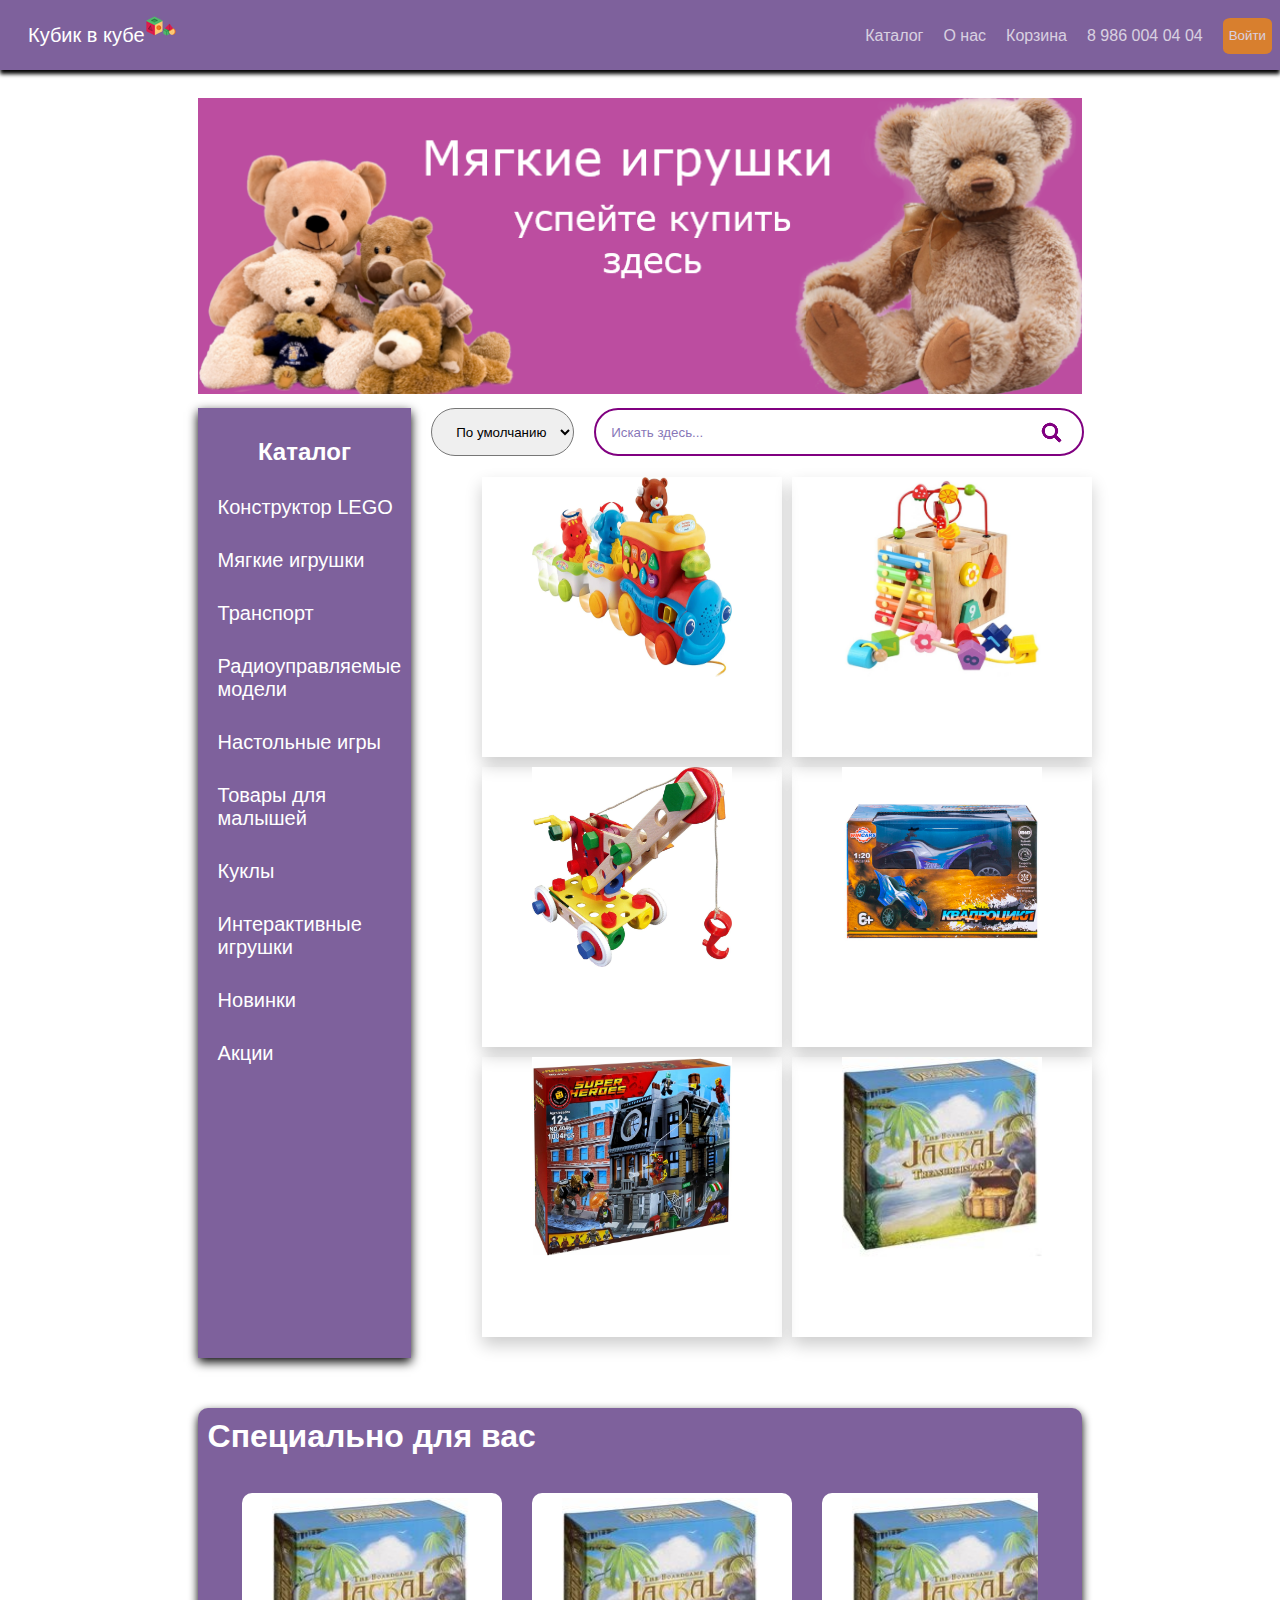
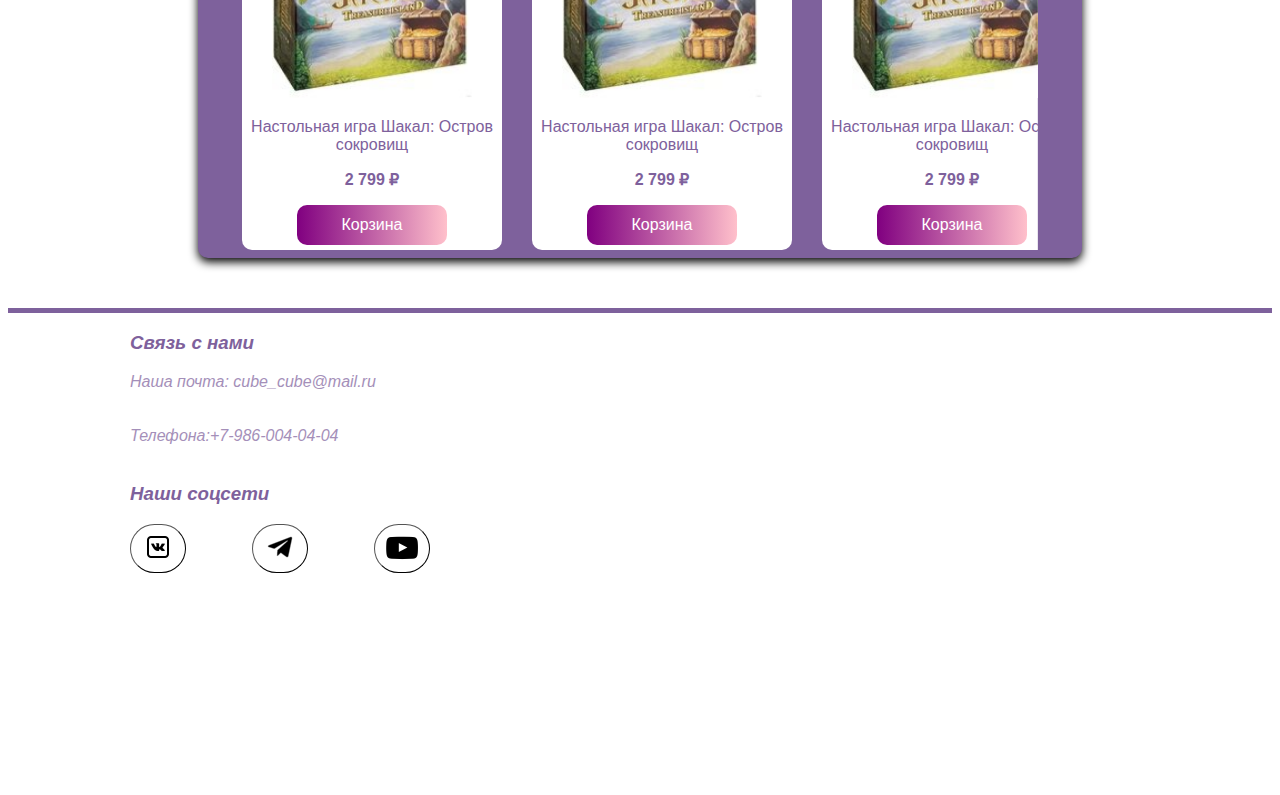
<file: index.html>
<!DOCTYPE html>
<html lang="ru">
<head>
    <meta charset="UTF-8">
    <meta name="viewport" content="width=device-width, initial-scale=1.0">
    <title>Кубик в кубе</title>
    <link rel = "icon" type = "images/x-icon" href = "img/icon.ico">
    <link rel = "stylesheet" href = "css/main.css">
</head>

<body>
    <header class="header">
            <div class="container">
                <div class="header_body">
                    <a href="index.html" class="navbar-brand">Кубик в кубе<img src="img/icon.ico"></a>
                    <div class="header_burger">
                        <span></span> 
                    </div>
                     <nav class="header_menu">
                        <ul class="header_list">
                            <li><a href="#First">Каталог</a></li>
                            <li><a href="information.html">О нас</a></li>
                            <li class="basket"><a href="basket.html">Корзина</a></li>
                            <li><a href="tel:89860040404">8 986 004 04 04</a></li>
                            <li><button class="enter_button" onclick="openForm()">Войти</button>
                                <div class="form-popup" id="myForm">
                                    <form action="../action_page.php" class="form-container">
                                        <h1>Вход</h1>
                        
                                        <label for="email"><b>Почта</b></label>
                                        <input type="email" placeholder="Ваша почта" name="email" required checked>
                        
                                        <label for="psw"><b>Пароль</b></label>
                                        <input type="password" placeholder="Ваш пароль" name="psw" required>
                        
                                        <button type="submit" class="btn">Вход</button>
                                        <button type="button" class="btn cancel" onclick="closeForm()">Закрыть</button>
                                        
                                        <p>Нет профиля на нашем сайте</p>
                                        <p class="reg"><a href="regist.html"
                                            target = "_blank">Зарегистрироваться</a></p>
                                    </form>
                                    <div class="overlay"></div>
                                        </div>
                            
                                        <script>
                                        function openForm() {
                                        document.getElementById("myForm").style.display = "block";
                                        }
                            
                                        function closeForm() {
                                        document.getElementById("myForm").style.display = "none";
                                        }
                                        </script>
                           </li>
                        </ul>
                    </nav>
                </div>
            </div>
        </div>
    </header>

    <main>
        <section>
            <img src="img/рисунок.PNG" alt="Игрушки" class="Add">
        </section>

        <section class="Main">
            <div class="Catalog">
                <h2 id="First">Каталог</h2>
                <ul id="list">
                    <li>Конструктор LEGO</li>
                    <li>Мягкие игрушки</li>
                    <li>Транспорт</li>
                    <li>Радиоуправляемые модели</li>
                    <li>Настольные игры</li>
                    <li>Товары для малышей</li>
                    <li>Куклы</li>
                    <li>Интерактивные игрушки</li>
                    <li>Новинки</li>
                    <li>Акции</li>
                </ul>
            </div>

            <div class="Products">
                <div class="search">
                    <select name="typeSorting" id="typeSorting">
                        <option value="usually">По умолчанию</option>
                        <option value="increase">По возрастанию</option>
                        <option value="decrease">По убыванию</option>
                    </select>

                    <form>
                      <input type="text" placeholder="Искать здесь...">
                      <button type="submit"><img src="img/zoom.png"></button>
                    </form>
                </div>                    
                <ul id="product_list"></ul>
            </div>
        </section>

        <section class="Especiallyforyou">
            <h1>Специально для вас</h1>

            <ul class="species"></ul>
        </section>
    </main> 
    
    <footer>
        <address>
            <div class="connect">
                <h3>Связь с нами</h3>
                <p><a href="mailto:zorov.ma@mail.ru">Наша почта: cube_cube@mail.ru</a></p>
                <p><a href="tel:+79867961173">Телефона:+7-986-004-04-04</a></p>

                <h3>Наши соцсети</h3>
                <ul class="socialNetwork">
                    <li><button class="openNetwork"><img src="img/vk.png" class="PNG"></button></li>
                    <li><button class="openNetwork"><img src="img/telegram.png" class="PNG"></button></li>
                    <li><button class="openNetwork"><img src="img/YOUTUBE.png" class="PNG"></button></li>
                </ul>

            </div>

            <div class="map-responsive">
                <iframe src="https://www.google.com/maps/embed?pb=!1m18!1m12!1m3!1d36012.489472513786!2d37.50065467674408!3d55.658025023837034!2m3!1f0!2f0!3f0!3m2!1i1024!2i768!4f13.1!3m3!1m2!1s0x46b54dc1d23b51c3%3A0x74763ed59c81ccb6!2z0KDQotCjINCc0JjQoNCt0JA!5e0!3m2!1sru!2sru!4v1695895615462!5m2!1sru!2sru" 
                 style="border:0;" allowfullscreen="" loading="lazy" referrerpolicy="no-referrer-when-downgrade"></iframe>
            </div>
        </address>
    </footer>

    <script src="https://ajax.googleapis.com/ajax/libs/jquery/3.7.1/jquery.min.js"></script>
    <script src="js/AddBusket.js"></script>
    <script src="js/script.js"></script>
</body>
</html>
</file>
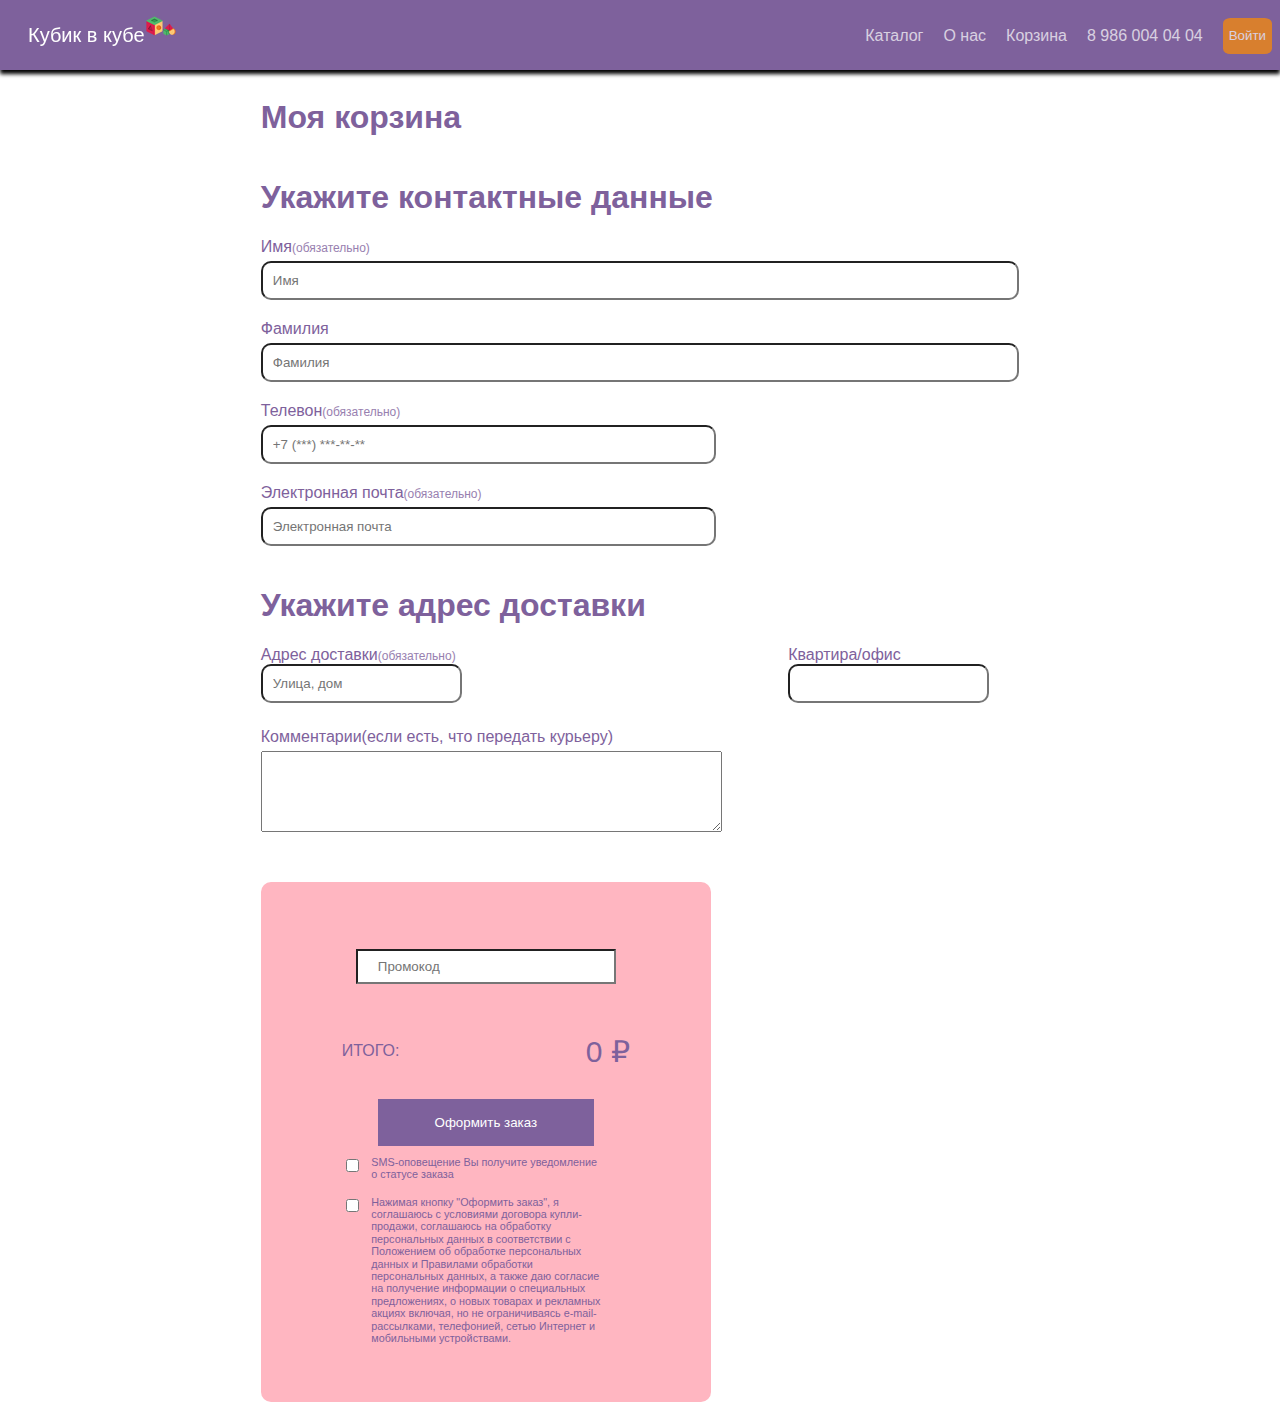
<file: basket.html>
<!DOCTYPE html>
<html lang="ru">
<head>
    <meta charset="UTF-8">
    <meta name="viewport" content="width=device-width, initial-scale=1.0">
    <title>Кубик в кубе</title>
    <link rel = "icon" type = "images/x-icon" href = "img/icon.ico">
    <link rel = "stylesheet" href = "css/basket.css">
</head>

<body>
    <header class="header">
            <div class="container">
                <div class="header_body">
                    <a href="index.html" class="navbar-brand">Кубик в кубе<img src="img/icon.ico"></a>
                    <div class="header_burger">
                        <span></span> 
                    </div>
                     <nav class="header_menu">
                        <ul class="header_list">
                            <li><a href="#First">Каталог</a></li>
                            <li><a href="information.html">О нас</a></li>
                            <li><a href="basket.html">Корзина</a></li>
                            <li><a href="tel:89860040404">8 986 004 04 04</a></li>
                            <li><button class="enter_button" onclick="openForm()">Войти</button>
                                <div class="form-popup" id="myForm">
                                    <form action="../action_page.php" class="form-container">
                                        <h1>Вход</h1>
                        
                                        <label for="email"><b>Почта</b></label>
                                        <input type="email" placeholder="Ваша почта" name="email" required checked>
                        
                                        <label for="psw"><b>Пароль</b></label>
                                        <input type="password" placeholder="Ваш пароль" name="psw" required>
                        
                                        <button type="submit" class="btn">Вход</button>
                                        <button type="button" class="btn cancel" onclick="closeForm()">Закрыть</button>
                                        
                                        <p>Нет профиля на нашем сайте</p>
                                        <p class="reg"><a href="regist.html"
                                            target = "_blank">Зарегистрироваться</a></p>
                                    </form>
                                        
                                    <div class="overlay"></div>

                            
                                        <script>
                                        function openForm() {
                                        document.getElementById("myForm").style.display = "block";
                                        }
                            
                                        function closeForm() {
                                        document.getElementById("myForm").style.display = "none";
                                        }
                                        </script>
                           </li>
                        </ul>
                    </nav>
                </div>
            </div>
        </div>
    </header>

    <main>
        <h1 class="title">Моя корзина</h1>
        <section class="bags">
            <div class="center">
                <ul class="List"></ul>

                <div class="Delivery">
                    <h1>Укажите контактные данные</h1>
                    <form>
                        <label for="name" class="inform">Имя<span>(обязательно)</span></label>
                        <input type="text" placeholder="Имя" name="name" required pattern="[A-Za-zА-Яа-яЁё]+">
            
                        <label for="surname" class="inform">Фамилия</label>
                        <input type="text" placeholder="Фамилия" name="surname" required pattern="[A-Za-zА-Яа-яЁё]+">
                        
                        <div class="link">
                            <label for="tel">Телевон<span>(обязательно)</span></label>
                            <input type="tel" placeholder="+7 (***) ***-**-**" name="tel" required>
            
                            <label for="mail" class="inform">Электронная почта<span>(обязательно)</span></label>
                            <input type="email" placeholder="Электронная почта" name="mail" required>
                        </div>
                
                    </form>
        
                    <h1>Укажите адрес доставки</h1>
        
                    <form>
                        <div class="home">
                            <label for="address" class="inform">Адрес доставки<span>(обязательно)</span>
                            <input type="text" placeholder="Улица, дом" name="address" required pattern="[A-Za-zА-Яа-яЁё0-9]+">
                            </label>
                
                            <label for="address1" class="inform">Квартира/офис
                            <input type="text" name="address" required>
                            </label>
                        </div>
        
                        <label for="story">Комментарии(если есть, что передать курьеру)</label>
                        <textarea id="story" name="story" rows="5" cols="33"></textarea>
                    </form>
                </div>
            </div>

            <div class="Form">
                <form>
                    <label for="text"></label>
                    <input type="text" placeholder="Промокод" class="text" required checked>

                    <div class="Total">
                        <p>ИТОГО:</p>
                        <p class="price">0</p>
                    </div>

                    <button type="button" class="button">Оформить заказ</button>

                    <div class="checkbox1">
                        <input type="checkbox" id="myCheckbox" class="checkbox">
                        <label for="myCheckbox" class="checkbox">
                            SMS-оповещение Вы получите уведомление о статусе заказа
                        </label>
                    </div>

                    <div class="checkbox1">
                        <input type="checkbox" id="myCheckbox1" class="checkbox">
                        <label for="myCheckbox1" class="checkbox">
                            Нажимая кнопку "Оформить заказ", я соглашаюсь с условиями договора купли-продажи, 
                            соглашаюсь на обработку персональных данных в соответствии с Положением об обработке 
                            персональных данных и Правилами обработки персональных данных, а также даю согласие 
                            на получение информации о специальных предложениях, о новых товарах и рекламных 
                            акциях включая, но не ограничиваясь e-mail-рассылками, телефонией, 
                            сетью Интернет и мобильными устройствами.
                        </label>
                    </div>

                </form>
            </div>
        </section>
    </main>

    <script src="https://ajax.googleapis.com/ajax/libs/jquery/3.7.1/jquery.min.js"></script>
    <script src="js/addbags.js"></script>
    <script src="js/script.js"></script>
</body>
</file>
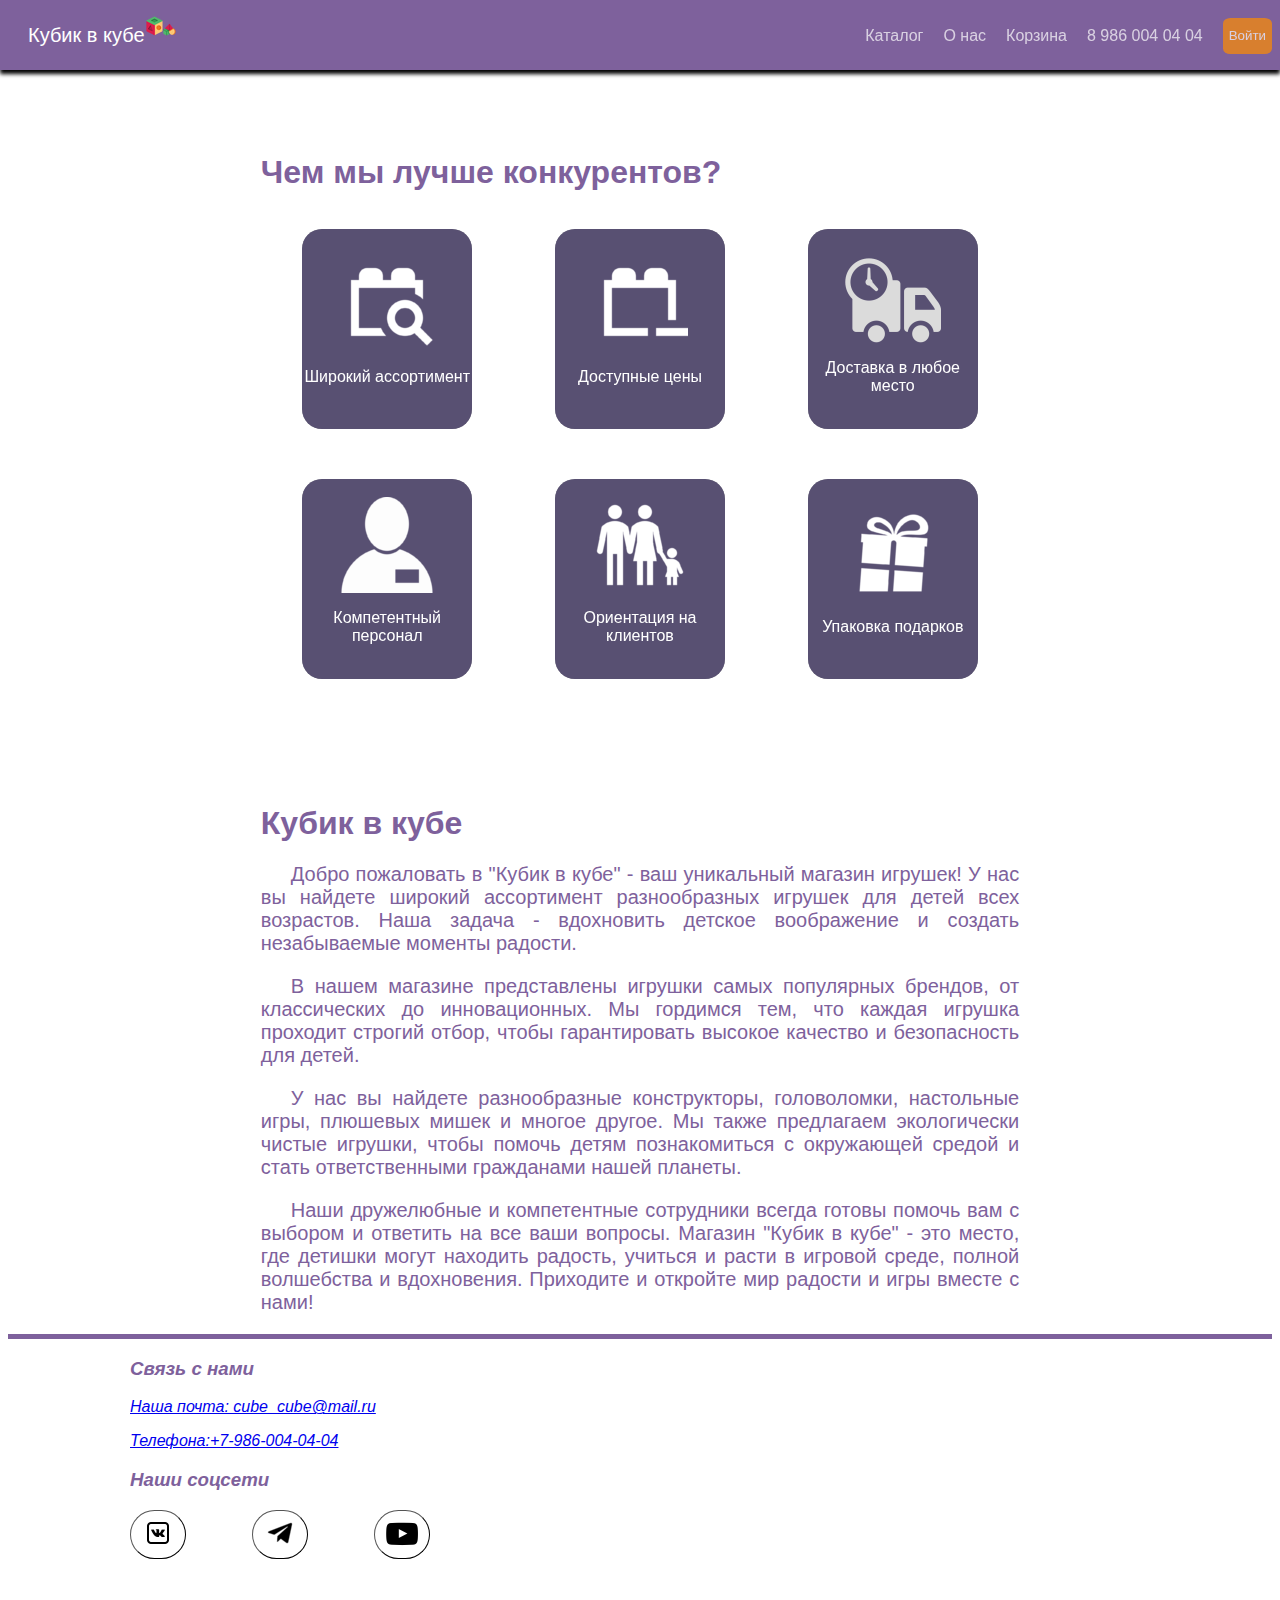
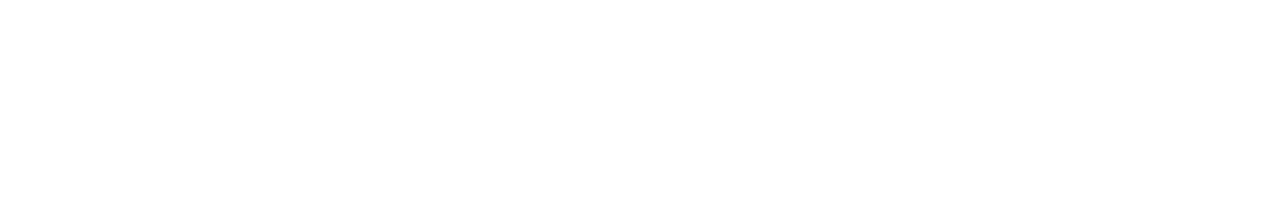
<file: information.html>
<!DOCTYPE html>
<html lang="ru">
<head>
    <meta charset="UTF-8">
    <meta name="viewport" content="width=device-width, initial-scale=1.0">
    <title>Кубик в кубе</title>
    <link rel = "icon" type = "images/x-icon" href = "img/icon.ico">
    <link rel = "stylesheet" href = "css/information.css">
</head>

<body>
    <header class="header">
            <div class="container">
                <div class="header_body">
                    <a href="index.html" class="navbar-brand">Кубик в кубе<img src="img/icon.ico" alt="Плюшевые игрушки"></a>
                    <div class="header_burger">
                        <span></span> 
                    </div>
                     <nav class="header_menu">
                        <ul class="header_list">
                            <li><a href="#First">Каталог</a></li>
                            <li><a href="information.html">О нас</a></li>
                            <li><a href="basket.html">Корзина</a></li>
                            <li><a href="tel:89867961173">8 986 004 04 04</a></li>
                            <li><button class="enter_button" onclick="openForm()">Войти</button>
                                <div class="form-popup" id="myForm">
                                    <form action="../action_page.php" class="form-container">
                                        <h1>Вход</h1>
                        
                                        <label for="email"><b>Почта</b></label>
                                        <input type="email" placeholder="Ваша почта" name="email" required checked>
                        
                                        <label for="psw"><b>Пароль</b></label>
                                        <input type="password" placeholder="Ваш пароль" name="psw" required>
                        
                                        <button type="submit" class="btn">Вход</button>
                                        <button type="button" class="btn cancel" onclick="closeForm()">Закрыть</button>
                                        
                                        <p>Нет профиля на нашем сайте</p>
                                        <p class="reg"><a href="regist.html"
                                            target = "_blank">Зарегистрироваться</a></p>
                                    </form>
                                    <div class="overlay"></div>
                                        </div>
                            
                                        <script>
                                        function openForm() {
                                        document.getElementById("myForm").style.display = "block";
                                        }
                            
                                        function closeForm() {
                                        document.getElementById("myForm").style.display = "none";
                                        }
                                        </script>
                           </li>
                        </ul>
                    </nav>
                </div>
            </div>
        </div>
    </header>

    <main>
        <section class="ourAdvantage">
            <h1 class="title">Чем мы лучше конкурентов?</h1>
            <div class="Card">
                <div class="box">
                    <img src="img/toy_brick.png">
                    <p>Широкий ассортимент</p>
                </div>
                <div class="box">
                    <img src="img/toy_brick_minus.png">
                    <p>Доступные цены</p>
                </div>
                <div class="box">
                    <img src="img/delivery.png">
                    <p>Доставка в любое место</p>
                </div>
                <div class="box">
                    <img src="img/worker.png">
                    <p>Компетентный персонал</p>
                </div>
                <div class="box">
                    <img src="img/family.png">
                    <p>Ориентация на клиентов</p>
                </div>
                <div class="box">
                    <img src="img/box.png">
                    <p>Упаковка подарков</p>
                </div>
            </div>
        </section>
        <section class="aboutCompany">
            <h1>Кубик в кубе </h1>
            <p>
                Добро пожаловать в "Кубик в кубе" - ваш уникальный магазин игрушек! 
                У нас вы найдете широкий ассортимент разнообразных игрушек для детей 
                всех возрастов. Наша задача - вдохновить детское воображение и создать 
                незабываемые моменты радости.<p>
                В нашем магазине представлены игрушки самых популярных брендов, от 
                классических до инновационных. Мы гордимся тем, что каждая игрушка проходит 
                строгий отбор, чтобы гарантировать высокое качество и безопасность для детей.<p>
                У нас вы найдете разнообразные конструкторы, головоломки, настольные игры, 
                плюшевых мишек и многое другое. Мы также предлагаем экологически чистые игрушки, 
                чтобы помочь детям познакомиться с окружающей средой и стать ответственными гражданами 
                нашей планеты.<p>
                Наши дружелюбные и компетентные сотрудники всегда готовы помочь вам с выбором и 
                ответить на все ваши вопросы. Магазин "Кубик в кубе" - это место, где детишки могут 
                находить радость, учиться и расти в игровой среде, полной волшебства и вдохновения. 
                Приходите и откройте мир радости и игры вместе с нами!
            </p>
        </section>
    </main>

    <footer>
        <address>
            <div class="connect">
                <h3>Связь с нами</h3>
                <p><a href="mailto:zorov.ma@mail.ru">Наша почта: cube_cube@mail.ru</a></p>
                <p><a href="tel:+79867961173">Телефона:+7-986-004-04-04</a></p>

                <h3>Наши соцсети</h3>
                <ul class="socialNetwork">
                    <li><button class="openNetwork"><img src="img/vk.png" class="PNG"></button></li>
                    <li><button class="openNetwork"><img src="img/telegram.png" class="PNG"></button></li>
                    <li><button class="openNetwork"><img src="img/YOUTUBE.png" class="PNG"></button></li>
                </ul>

            </div>

            <div class="map-responsive">
                <iframe src="https://www.google.com/maps/embed?pb=!1m18!1m12!1m3!1d36012.489472513786!2d37.50065467674408!3d55.658025023837034!2m3!1f0!2f0!3f0!3m2!1i1024!2i768!4f13.1!3m3!1m2!1s0x46b54dc1d23b51c3%3A0x74763ed59c81ccb6!2z0KDQotCjINCc0JjQoNCt0JA!5e0!3m2!1sru!2sru!4v1695895615462!5m2!1sru!2sru" 
                 style="border:0;" allowfullscreen="" loading="lazy" referrerpolicy="no-referrer-when-downgrade"></iframe>
            </div>
        </address>
    </footer>

    <script src="js/script.js"></script>
</body>
</html>
</file>
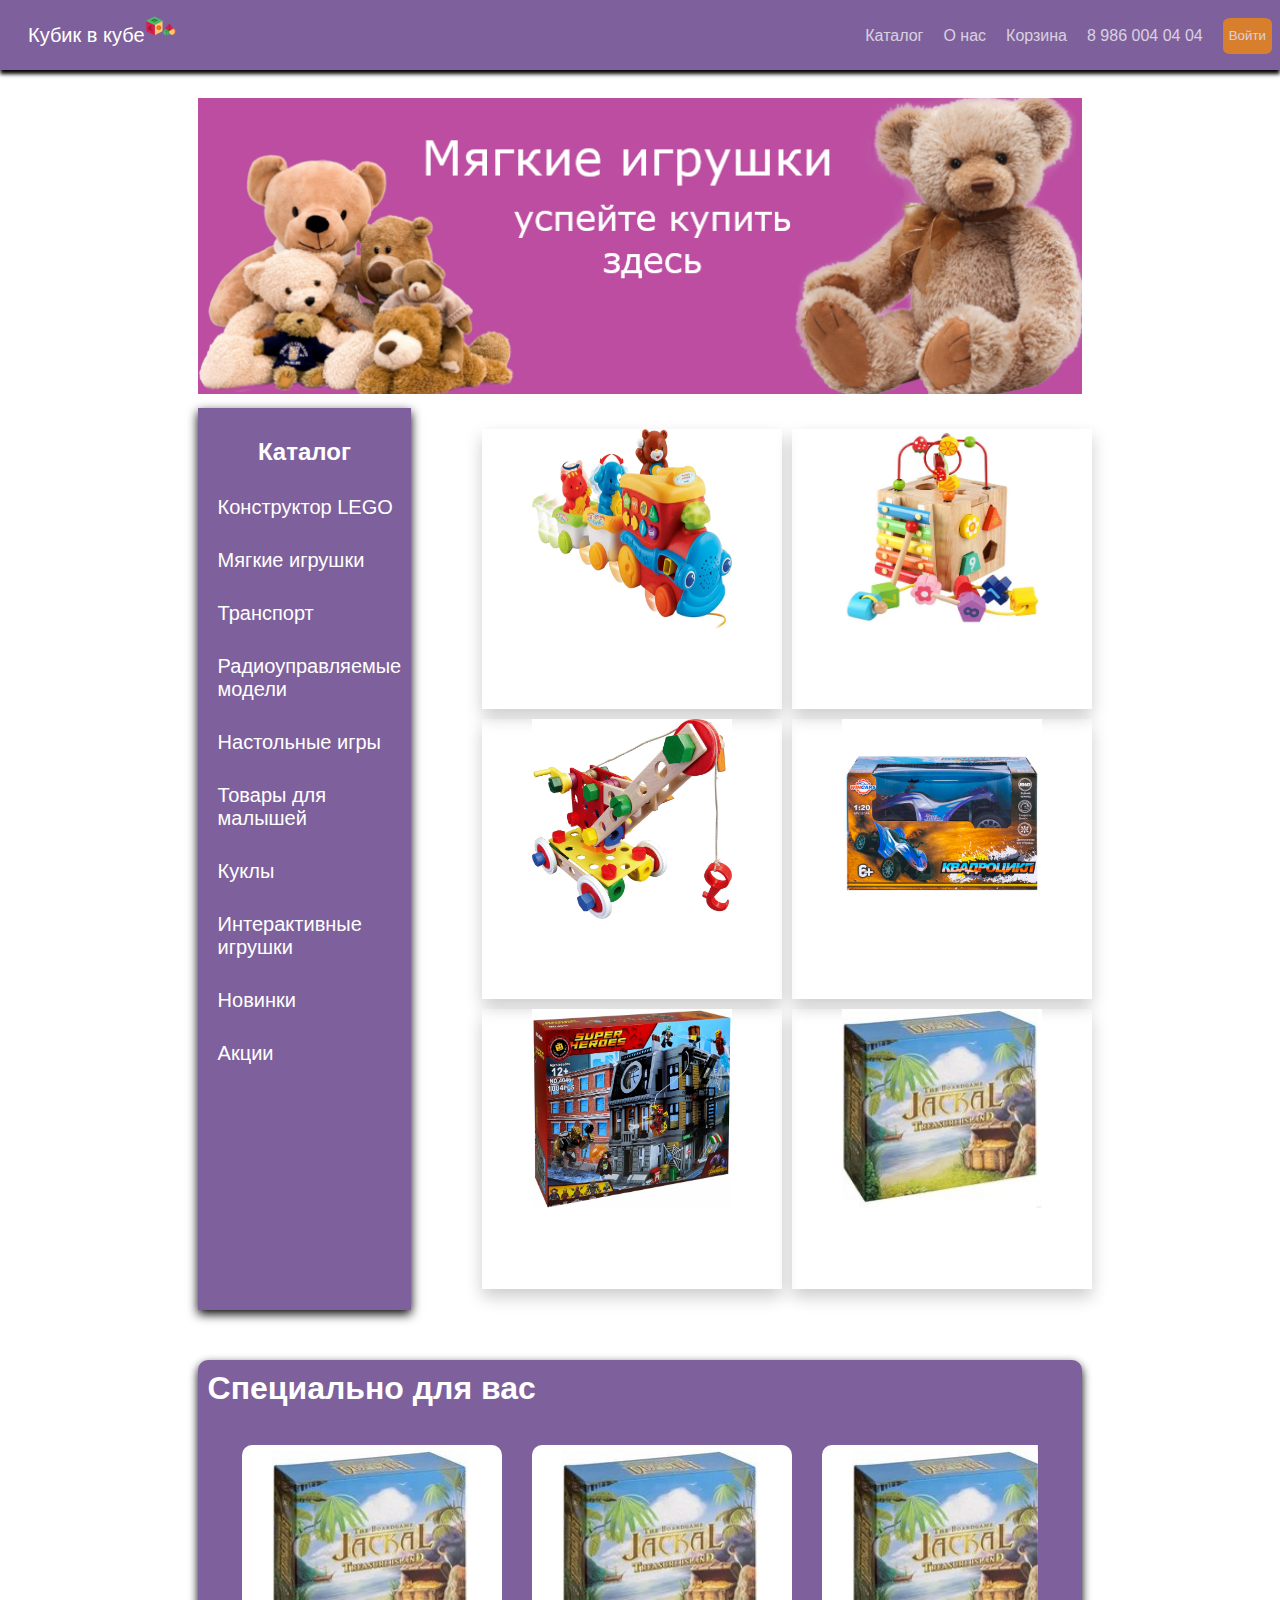
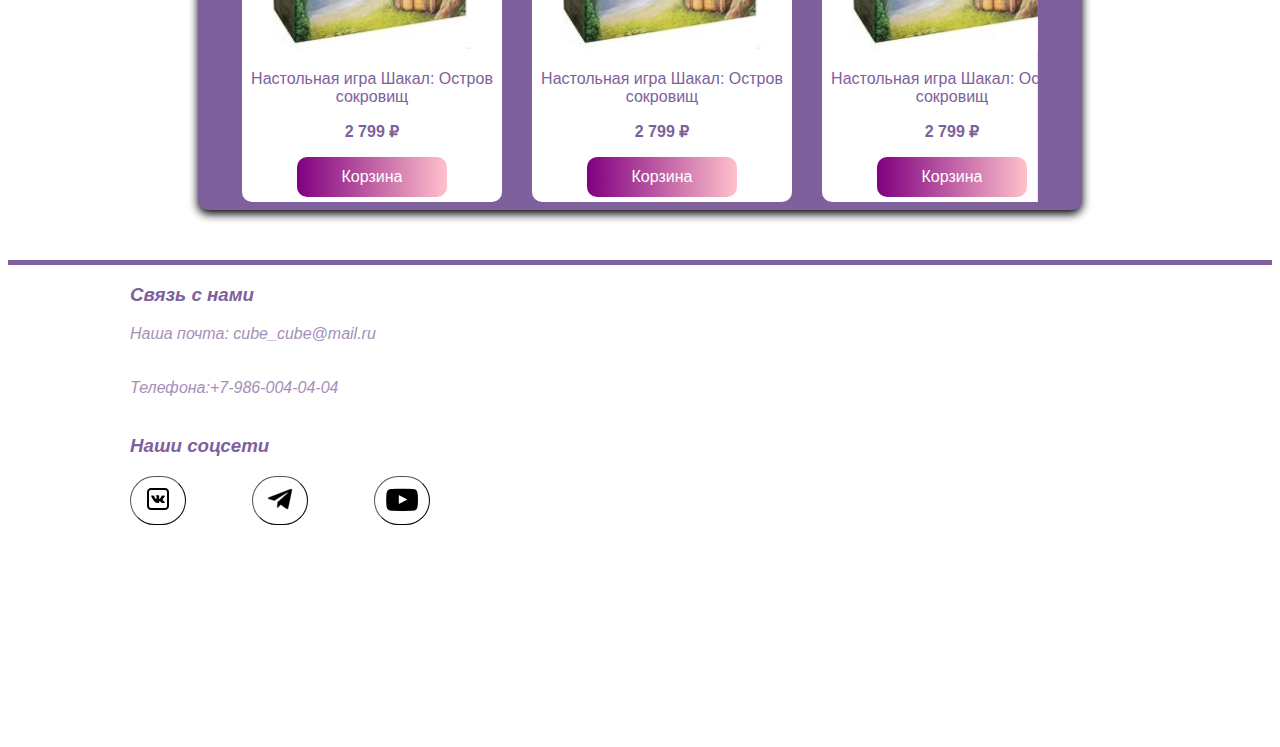
<file: main.html>
<!DOCTYPE html>
<html lang="ru">
<head>
    <meta charset="UTF-8">
    <meta name="viewport" content="width=device-width, initial-scale=1.0">
    <title>Кубик в кубе</title>
    <link rel = "icon" type = "images/x-icon" href = "img/icon.ico">
    <link rel = "stylesheet" href = "css/main.css">
</head>

<body>
    <header class="header">
            <div class="container">
                <div class="header_body">
                    <a href="main.html" class="navbar-brand">Кубик в кубе<img src="img/icon.ico"></a>
                    <div class="header_burger">
                        <span></span> 
                    </div>
                     <nav class="header_menu">
                        <ul class="header_list">
                            <li><a href="#First">Каталог</a></li>
                            <li><a href="information.html">О нас</a></li>
                            <li><a href="basket.html">Корзина</a></li>
                            <li><a href="tel:89860040404">8 986 004 04 04</a></li>
                            <li><button class="enter_button" onclick="openForm()">Войти</button>
                                <div class="form-popup" id="myForm">
                                    <form action="../action_page.php" class="form-container">
                                        <h1>Вход</h1>
                        
                                        <label for="email"><b>Почта</b></label>
                                        <input type="email" placeholder="Ваша почта" name="email" required checked>
                        
                                        <label for="psw"><b>Пароль</b></label>
                                        <input type="password" placeholder="Ваш пароль" name="psw" required>
                        
                                        <button type="submit" class="btn">Вход</button>
                                        <button type="button" class="btn cancel" onclick="closeForm()">Закрыть</button>
                                        
                                        <p>Нет профиля на нашем сайте</p>
                                        <p class="reg"><a href="regist.html"
                                            target = "_blank">Зарегистрироваться</a></p>
                                    </form>
                                    <div class="overlay"></div>
                                        </div>
                            
                                        <script>
                                        function openForm() {
                                        document.getElementById("myForm").style.display = "block";
                                        }
                            
                                        function closeForm() {
                                        document.getElementById("myForm").style.display = "none";
                                        }
                                        </script>
                           </li>
                        </ul>
                    </nav>
                </div>
            </div>
        </div>
    </header>

    <main>
        <section>
            <img src="img/рисунок.PNG" alt="Игрушки" class="Add">
        </section>

        <section class="Main">
            <div class="Catalog">
                <h2 id="First">Каталог</h2>
                <ul id="list">
                    <li>Конструктор LEGO</li>
                    <li>Мягкие игрушки</li>
                    <li>Транспорт</li>
                    <li>Радиоуправляемые модели</li>
                    <li>Настольные игры</li>
                    <li>Товары для малышей</li>
                    <li>Куклы</li>
                    <li>Интерактивные игрушки</li>
                    <li>Новинки</li>
                    <li>Акции</li>
                </ul>
            </div>

            <div class="Products">
                <ul id="product_list"></ul>
            </div>
        </section>

        <section class="Especiallyforyou">
            <h1>Специально для вас</h1>

            <ul class="species"></ul>
        </section>
    </main> 
    
    <footer>
        <address>
            <div class="connect">
                <h3>Связь с нами</h3>
                <p><a href="mailto:zorov.ma@mail.ru">Наша почта: cube_cube@mail.ru</a></p>
                <p><a href="tel:+79867961173">Телефона:+7-986-004-04-04</a></p>

                <h3>Наши соцсети</h3>
                <ul class="socialNetwork">
                    <li><button class="openNetwork"><img src="img/vk.png" class="PNG"></button></li>
                    <li><button class="openNetwork"><img src="img/telegram.png" class="PNG"></button></li>
                    <li><button class="openNetwork"><img src="img/YOUTUBE.png" class="PNG"></button></li>
                </ul>

            </div>

            <div class="map-responsive">
                <iframe src="https://www.google.com/maps/embed?pb=!1m18!1m12!1m3!1d36012.489472513786!2d37.50065467674408!3d55.658025023837034!2m3!1f0!2f0!3f0!3m2!1i1024!2i768!4f13.1!3m3!1m2!1s0x46b54dc1d23b51c3%3A0x74763ed59c81ccb6!2z0KDQotCjINCc0JjQoNCt0JA!5e0!3m2!1sru!2sru!4v1695895615462!5m2!1sru!2sru" 
                 style="border:0;" allowfullscreen="" loading="lazy" referrerpolicy="no-referrer-when-downgrade"></iframe>
            </div>
        </address>
    </footer>

    <script src="https://ajax.googleapis.com/ajax/libs/jquery/3.7.1/jquery.min.js"></script>
    <script src="js/AddBusket.js"></script>
    <script src="js/script.js"></script>
</body>
</html>
</file>
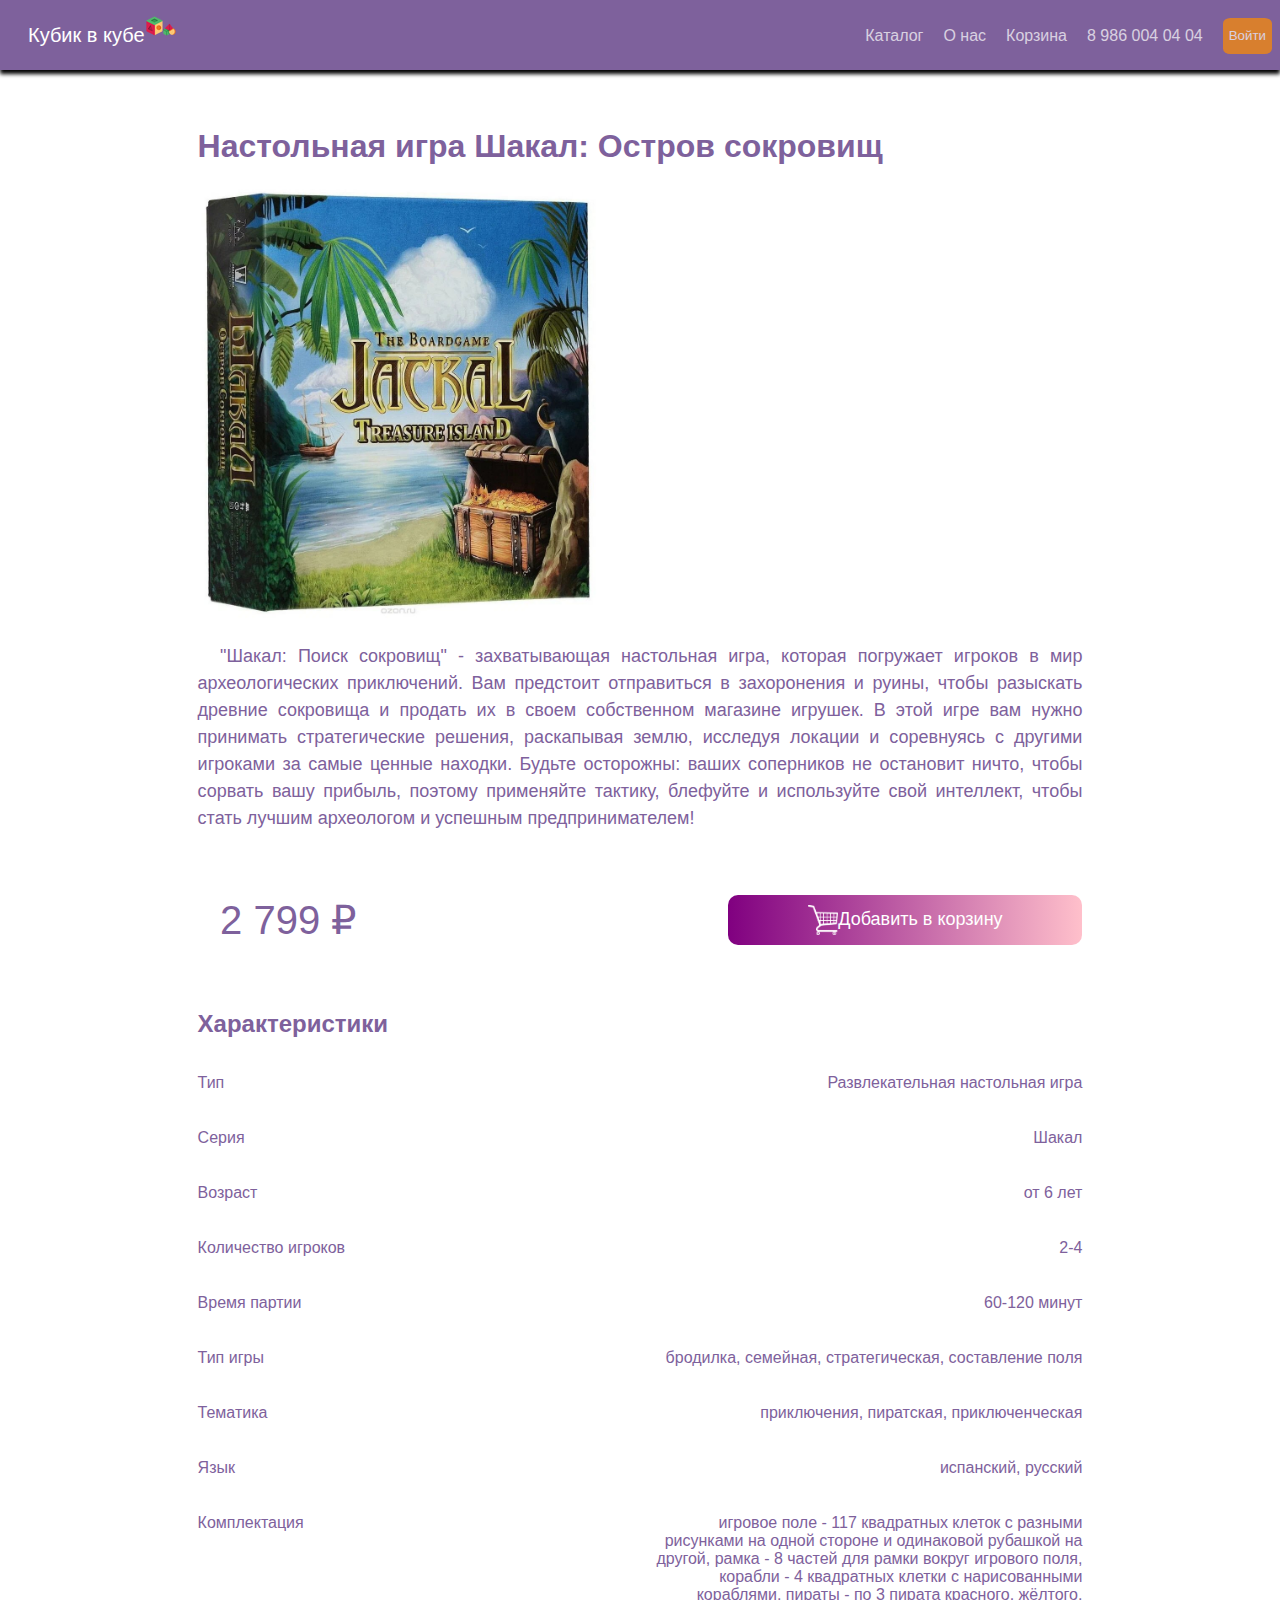
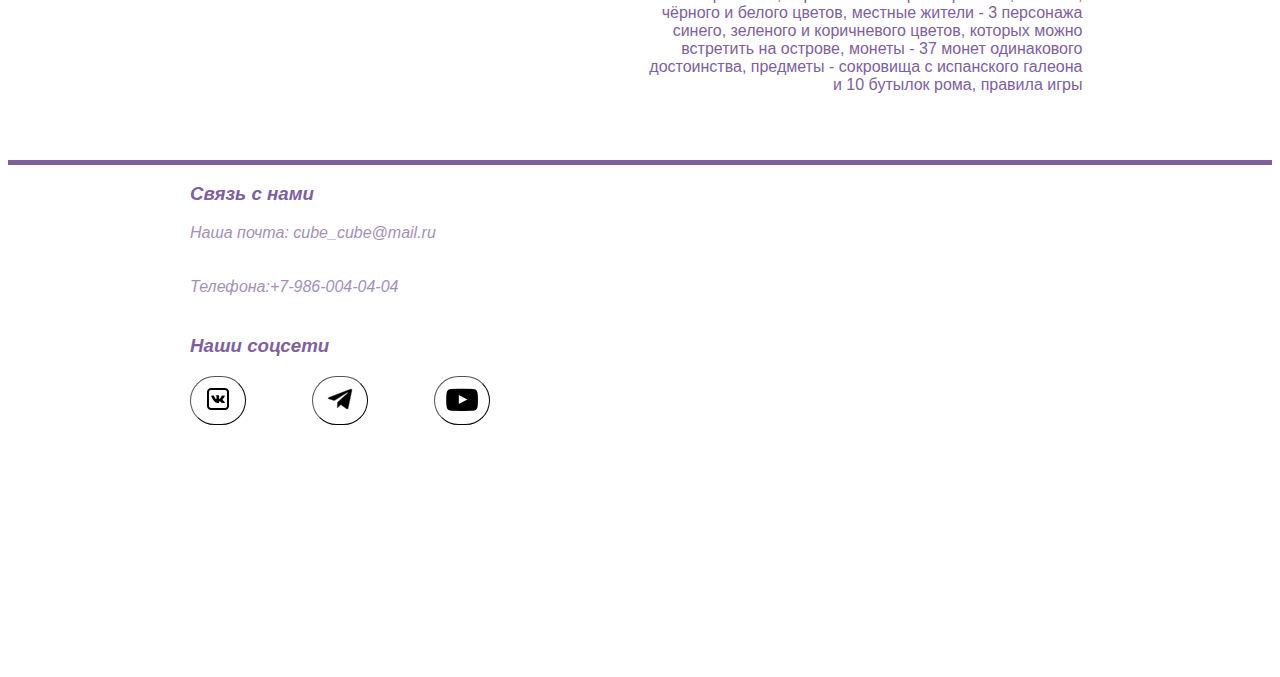
<file: product_page.html>
<!DOCTYPE html>
<html lang="ru">
<head>
    <meta charset="UTF-8">
    <meta name="viewport" content="width=device-width, initial-scale=1.0">
    <title>Кубик в кубе</title>
    <link rel = "icon" type = "images/x-icon" href = "img/icon.ico">
    <link rel = "stylesheet" href = "css/product_page.css">
</head>

<body>
    <header class="header">
            <div class="container">
                <div class="header_body">
                    <a href="index.html" class="navbar-brand">Кубик в кубе<img src="img/icon.ico"></a>
                    <div class="header_burger">
                        <span></span> 
                    </div>
                     <nav class="header_menu">
                        <ul class="header_list">
                            <li><a href="#First">Каталог</a></li>
                            <li><a href="information.html">О нас</a></li>
                            <li><a href="basket.html">Корзина</a></li>
                            <li><a href="tel:89867961173">8 986 004 04 04</a></li>
                            <li><button class="enter_button" onclick="openForm()">Войти</button>
                                <div class="form-popup" id="myForm">
                                    <form action="../action_page.php" class="form-container">
                                        <h1>Вход</h1>
                        
                                        <label for="email"><b>Почта</b></label>
                                        <input type="email" placeholder="Ваша почта" name="email" required checked>
                        
                                        <label for="psw"><b>Пароль</b></label>
                                        <input type="password" placeholder="Ваш пароль" name="psw" required>
                        
                                        <button type="submit" class="btn">Вход</button>
                                        <button type="button" class="btn cancel" onclick="closeForm()">Закрыть</button>
                                        
                                        <p>Нет профиля на нашем сайте</p>
                                        <p class="reg"><a href="regist.html"
                                            target = "_blank">Зарегистрироваться</a></p>
                                    </form>
                                        
                                    <div class="overlay"></div>

                                        </div>
                            
                                        <script>
                                        function openForm() {
                                        document.getElementById("myForm").style.display = "block";
                                        }
                            
                                        function closeForm() {
                                        document.getElementById("myForm").style.display = "none";
                                        }
                                        </script>
                           </li>
                        </ul>
                    </nav>
                </div>
            </div>
        </div>
    </header>

    <main>
        <section class="InformProduct">
            <h1>Настольная игра Шакал: Остров сокровищ</h1>
            <div class="blockGame">
                <div class="img">
                    <img class="Producting" src="img/orig.jpg" alt="Плюшевые игрушки">
                </div>

                <div class="Inform">
                    <p clas="aboutGame">
                        "Шакал: Поиск сокровищ" - захватывающая настольная игра, которая погружает игроков 
                        в мир археологических приключений. Вам предстоит отправиться в захоронения и руины, 
                        чтобы разыскать древние сокровища и продать их в своем собственном магазине игрушек. 
                        В этой игре вам нужно принимать стратегические решения, раскапывая землю, исследуя локации 
                        и соревнуясь с другими игроками за самые ценные находки. Будьте осторожны: ваших соперников 
                        не остановит ничто, чтобы сорвать вашу прибыль, поэтому применяйте тактику, блефуйте и используйте 
                        свой интеллект, чтобы стать лучшим археологом и успешным предпринимателем!
                    </p>

                    <div class="Cost"></div>
                </div>
            </div>

            <div class="characteristic">
                <h2>Характеристики</h2>
                <ul class="oglavl">
                    <li class="Type">
                        <p class="text">Тип</p>
                        <p class="align">Развлекательная настольная игра</p>
                    </li>
                    <li class="Type">
                        <p>Серия</p>
                        <p class="align">Шакал</p>
                    </li>
                    <li class="Type">
                        <p>Возраст</p>
                        <p class="align">от 6 лет</p>
                    </li>
                    <li class="Type">
                        <p>Количество игроков</p>
                        <p class="align">2-4</p>
                    </li>
                    <li class="Type">
                        <p>Время партии</p>
                        <p class="align">60-120 минут</p>
                    </li>
                    <li class="Type">
                        <p>Тип игры</p>
                        <p class="align">бродилка, семейная, стратегическая, составление поля</p>
                    </li>
                    <li class="Type">
                        <p>Тематика</p>
                        <p class="align">приключения, пиратская, приключенческая</p>
                    </li>
                    <li class="Type">
                        <p>Язык</p>
                        <p class="align">испанский, русский</p>
                    </li>
                    <li class="Type">
                        <p>Комплектация</p>
                        <p class="align">игровое поле - 117 квадратных клеток 
                        с разными рисунками на одной стороне и одинаковой рубашкой на другой, 
                        рамка - 8 частей для рамки вокруг игрового поля, корабли - 4 квадратных клетки 
                        с нарисованными кораблями, пираты - по 3 пирата красного, жёлтого, чёрного и белого цветов, 
                        местные жители - 3 персонажа синего, зеленого и коричневого цветов, которых можно встретить на 
                        острове, монеты - 37 монет одинакового достоинства, предметы - сокровища с испанского галеона и 
                        10 бутылок рома, правила игры</p>
                    </li>
                </ul>
            </div>
        </section>
    </main> 

    <footer>
        <address>
            <div class="connect">
                <h3>Связь с нами</h3>
                <p><a href="mailto:zorov.ma@mail.ru">Наша почта: cube_cube@mail.ru</a></p>
                <p><a href="tel:+79867961173">Телефона:+7-986-004-04-04</a></p>

                <h3>Наши соцсети</h3>
                <ul class="socialNetwork">
                    <li><button class="openNetwork"><img src="img/vk.png" class="PNG"></button></li>
                    <li><button class="openNetwork"><img src="img/telegram.png" class="PNG"></button></li>
                    <li><button class="openNetwork"><img src="img/YOUTUBE.png" class="PNG"></button></li>
                </ul>

            </div>

            <div class="map-responsive">
                <iframe src="https://www.google.com/maps/embed?pb=!1m18!1m12!1m3!1d36012.489472513786!2d37.50065467674408!3d55.658025023837034!2m3!1f0!2f0!3f0!3m2!1i1024!2i768!4f13.1!3m3!1m2!1s0x46b54dc1d23b51c3%3A0x74763ed59c81ccb6!2z0KDQotCjINCc0JjQoNCt0JA!5e0!3m2!1sru!2sru!4v1695895615462!5m2!1sru!2sru" 
                 style="border:0;" allowfullscreen="" loading="lazy" referrerpolicy="no-referrer-when-downgrade"></iframe>
            </div>
        </address>
    </footer>
    
    <script src="https://ajax.googleapis.com/ajax/libs/jquery/3.7.1/jquery.min.js"></script>
    <script src="js/script.js"></script>
    <script src="js/addProduct.js"></script>
</body>
</html>
</file>
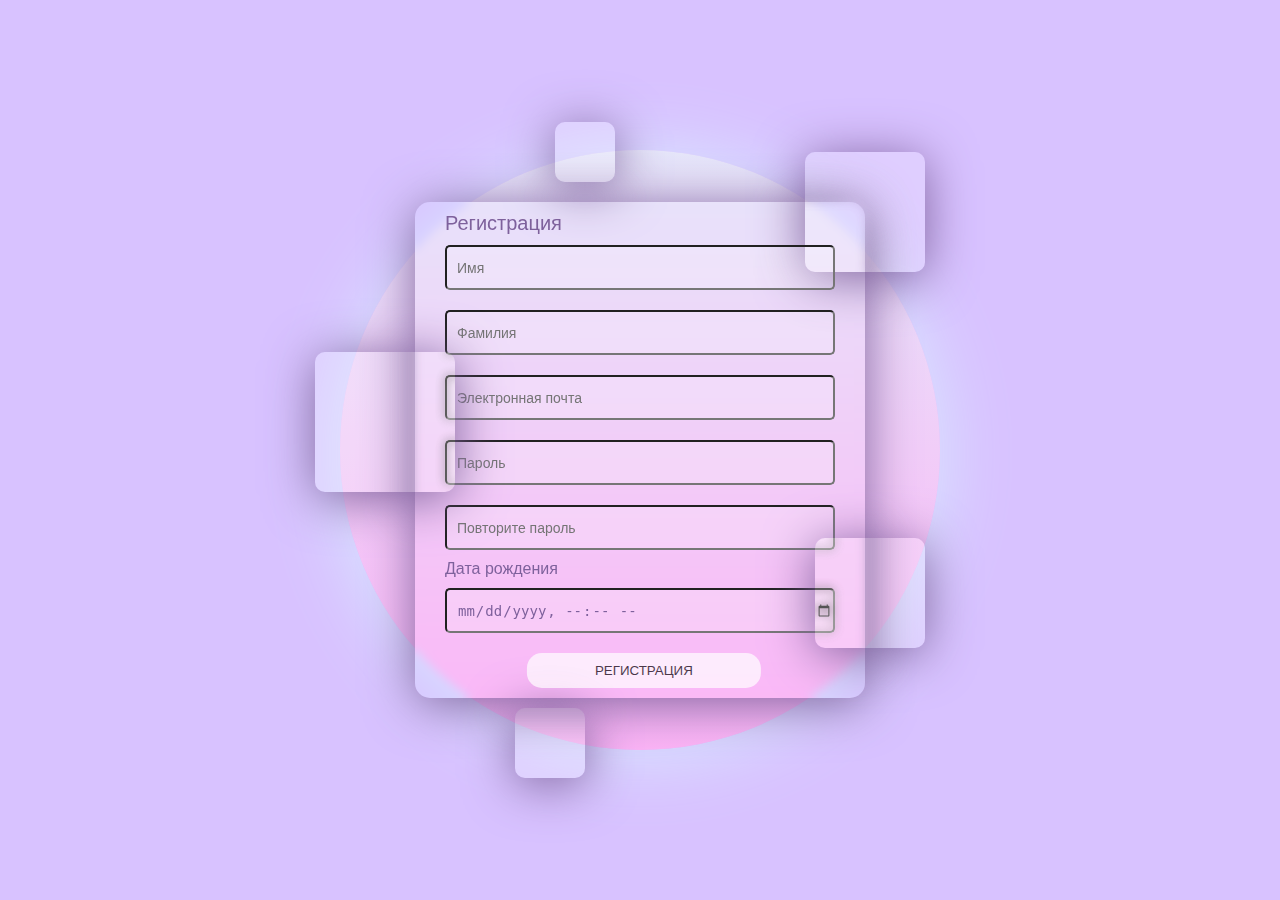
<file: regist.html>
<!DOCTYPE html>
<html lang="ru">
<head>
    <meta charset="UTF-8">
    <meta name="viewport" content="width=device-width, initial-scale=1.0">
    <link rel = "icon" type = "images/x-icon" href = "img/icon.ico">
    <link rel = "stylesheet" href = "css/regist.css">
</head>

<body>
    <main>
        <div class="circle"></div>
        <div class="refister-form-container">
            <div class="square" style="--i:0;"></div>
            <div class="square" style="--i:1;"></div>
            <div class="square" style="--i:2;"></div>
            <div class="square" style="--i:3;"></div>
            <div class="square" style="--i:4;"></div>
            <div class="square" style="--i:5;"></div>

            <h1 class="form-title">Регистрация</h1>
            <div class="form-fields">
                <form>

                <label for="name" class="inform"></label>
                <input type="text" placeholder="Имя" name="name" required pattern="[A-Za-zА-Яа-яЁё]+">

                <label for="surname" class="inform"></label>
                <input type="text" placeholder="Фамилия" name="surname" required pattern="[A-Za-zА-Яа-яЁё]+">

                <label for="mail" class="inform"></label>
                <input type="email" placeholder="Электронная почта" name="mail" required>

                <label for="password" class="inform"></label>
                <input type="password" placeholder="Пароль" name="password" required>

                <label for="password" class="inform"></label>
                <input type="password" placeholder="Повторите пароль" name="repeate_password" required>

                <label for="date" class="inform">Дата рождения</label>
                <input type="datetime-local" placeholder="Дата рождения" name="date" required min="1900-01-01T00:00" max="2050-12-31T00:00">
            
                <button type="submit" class="button">Регистрация</button>
                </form>
            </div>
        </div>
    </main>
</body>
</html>
</file>
<file: css/main.css>
@import url('https://fonts.googleapis.com/css2?family=Niconne&display=swap');
*{
  -webkit-tap-highlight-color: transparent;
}

/*Стилизация шапки*/
.header{
  top: 0;
  left: 0;
  width: 100%;
  z-index: 50;
}

.header:before{
  content: '';
  position: absolute;
  top: 0;
  left: 0;
  width: 100%;
  height: 70px;
  box-shadow: 0 4px 4px rgba(0, 0, 0, 1);
  background-color: #7e619c;
}

.header_body{
  position: relative;
  display: flex;
  justify-content: space-between;
  align-items: center;
  height: 70px;
}

.header_list{
  display: flex;
  align-items: center;
  padding-bottom: 15px;
}

.header_list li{
  list-style: none;
  margin: 0px 0px 0px 20px;
 }

.header_list li a{
    text-decoration: none;
    opacity: 0.7;
    transition: all .1s ease-in-out;
    color: #ffffff;
}

.header_list li a:hover{
    opacity: 1;
}

.header_list li .enter_button{
    opacity: 0.7;
    transition: all .1s ease-in-out;
    border: none;
    cursor: pointer;
    font-family: Verdana, Helvetica, Arial, sans-serif;
    color: #ffffff;
    background-color: rgb(255, 140, 0);
    height: 36px;
    border-radius: 15%;
}

.header_list li .enter_button:hover{
    opacity: 1;
}

.navbar-brand{
    font-size: 20px;
    text-decoration: none;
    color: #ffffff;
    padding-left: 20px;
    padding-bottom: 30px;
    z-index: 3;
}

.navbar-brand:hover{
    color: #464196;
    
}

/*Стилизвция главной части страницы*/
body {
    font-family: Verdana, Helvetica, Arial, sans-serif;
    color:#7e619c; 
}
main{
  padding: 0 15%;
}

.Add{
  margin: 10px 0;
  padding-top: 10px;
  width: 100%;
}

.Main{
  display: flex;
}

.Catalog{
  background-color: #7e619c;
  width: 30%;
  height: auto;
  color: #ffffff;
  box-shadow: 0 4px 10px rgba(0, 0, 0, 1);
}

#First{
  padding-top: 10px;
  text-align: center;
}

#list{
  padding-inline-start: 10px;
}

.Catalog ul li{
  text-decoration: none;
  list-style: none;
  margin: 10px 0;
  padding: 10px;
  font-size: 20px;
}

/*Строка поиска товаров*/
.search{
  display: flex;
  justify-content: space-around;
  margin-left: 20px;
}
.search:after {content:""; clear:both; display:table}
.search form {
  width: 100%;
  float: right;
  position: relative;
  margin-left: 20px;
}
.search input {
  width: 96%;
  height: 42px;
  padding-left: 15px;
  border-radius: 42px;
  border: 2px solid  #800080;
  outline: none;
  transition: .3s linear;
}
.search form button {
  width: 42px;
  height: 42px;
  background: none;
  border: none;
  position: absolute;
  top: 5px;
  right: 2%;
  cursor: pointer;
}

.search button img{
  width: 25px;
}
/*Конец настройки поиска
Поле сортировки товаров*/
#typeSorting{
  padding-left: 20px;
  border-radius: 42px;
}

.Products ul{
  width: 100%;
  display: flex;
  flex-wrap: wrap;
  justify-content: center;
}

.Products ul li{
  list-style: none;
  padding: 0px 50px 30px;
  box-shadow: 0px 8px 16px 0px rgba(0,0,0,0.2);
  margin: 5px;
  position: relative;
  overflow: hidden;
  white-space: normal;
  transition: all 0.3s ease 0s;
  height: 250px;
}

.Products ul li .Inform{
  position: absolute;
  bottom: -50%;
  transition: all 0.3s ease 0s;
  padding-right: 5px;
  width: 70%;
}

.Products ul li p{
  margin-bottom: auto;
}

.buy{
  background: linear-gradient(to right, #800080, #ffc0cb);
  width: 40px;
  height: 40px;
  cursor: pointer;
  border-radius: 10px;
  border: none;
}

.Products ul li .toy{
  display: flex;
  justify-content: space-between;
  align-items: center;
  padding-bottom: 10px;
}

.Products ul li .toy img{
  width: 20px;
  height: auto;
}

.Products ul li:hover{
  bottom: 0;
  transform: scale(1.2);
  z-index: 2;
  background-color: #fff;
}

.Products ul li:hover .Inform{
  bottom: 0;
}

footer{
  border-top: solid;
  border-width: 5px;
}

address{
  display: flex;
  justify-content: center;
}

.connect{
  padding-right: 100px;
}

.connect p{
  padding-bottom: 20px;
}

.connect p a{
  text-decoration: none;
  opacity: 0.7;
  transition: all .1s ease-in-out;
  color: #7e619c;
}

.item:hover{
    opacity: 0.9;
}


.list{
    width: 100%;
    text-align: justify;
    
}

.list ul li{
    text-decoration: none;
    padding-left: 30px;
    margin: 50px;
    display:inline-block;
}

.Especiallyforyou{
  background-color: #7e619c;
  border-radius: 10px;
  height: 450px;
  margin: 50px 0;
  box-shadow: 0 4px 10px rgba(0, 0, 0, 1);
  position: relative;
}

.Especiallyforyou h1{
  color: #fff;
  margin-left: 10px;
  padding-top: 10px;
}

.species{
  position: absolute;
  display: flex;
  flex-direction: row;
  text-align: center;
  list-style: none;
  overflow-x: scroll;
  width: 90%;
  left: 50%;
  transform: translate(-50%);
  padding-inline-start: 0;
}

.species::-webkit-scrollbar {
  display: none;
  }

.species li{
  display: flex;
  flex-direction: column;
  width: 250px;
  background-color: #fff;
  border-radius: 10px;
  margin-right: 30px;
  padding: 5px;
}

.species li #Price{
  width: 250px;
}

.species li #Price .buy{
  color: #fff;
  font-size: 16px;
  width: 60%;
}

/* Кнопка, используемая для открытия контактной формы */
  
  /* Всплывающая форма-скрыта по умолчанию */
  .form-popup {
    display: none;
    position: fixed;
    left: calc(50% - 280px/2);
    top: 25%;
    border: 3px solid #f1f1f1;
    z-index: 5;
    height: 50 vh;
  }

    .overlay{
    position: fixed;
    left: 0;
    top: 0;
    width: 100%;
    height: 100%;
    background-color: #000;
    opacity: 0.8;
    z-index: -1;
  }
  
  /* Добавление стилей в контейнер форм */
  .form-container {
    max-width: 300px;
    padding: 10px;
    background-color: white;
    border-radius: 10px;
    margin-left: auto;
    margin-right: auto;
  }
  /* Поля ввода полной ширины */
  .form-container input[type=email], .form-container input[type=password] {
    width: 80%;
    padding: 13px;
    margin: 5px 0 22px 0;
    border: none;
    background: #f1f1f1;
  }
  
  /* Когда входы получают фокус, сделайте что-нибудь */
  .form-container input[type=email]:focus, .form-container input[type=password]:focus {
    background-color: #ddd;
    outline: none;
  }
  
  /* Установите стиль для кнопки отправить/кнопка */
  .form-container .btn {
    background-color: #4CAF50;
    color: white;
    padding: 16px 20px;
    border: none;
    cursor: pointer;
    width: 100%;
    margin-bottom:10px;
    opacity: 0.8;
    border-radius: 10px;
  }
  
  /* Добавьте красный цвет фона к кнопке отмена */
  .form-container .cancel {
    background-color: red;
    border-radius: 10px;
  }
  
  /* Добавьте некоторые эффекты наведения на кнопки */
  .form-container .btn:hover, .open-button:hover {
    opacity: 1;
  }

  .form-popup p{
    text-align: center;
    font-size: small;
  }

  .form-popup .reg{
    text-align: center;
    font-size: large;
    background-color: grey;
    margin: 5px;
    padding: 3px;
    border-radius: 16px;
    color: rgb(72, 71, 71);
    opacity: 0.7;
  }

  .form-popup .reg:hover{
    opacity: 1;
    cursor: pointer;
}
  
  .inform{
    display: block;
    margin-top: 10px;
  }

  input::placeholder{
    color: #553c9a;
    opacity: 0.7;
  }

  input::-webkit-input-placeholder       {text-indent: 0px;   transition: text-indent 0.5s ease;}
  input::-moz-placeholder                {text-indent: 0px;   transition: text-indent 0.5s ease;}
  input:-moz-placeholder                 {text-indent: 0px;   transition: text-indent 0.5s ease;}
  input:-ms-input-placeholder            {text-indent: 0px;   transition: text-indent 0.5s ease;}
  input:focus::-webkit-input-placeholder {text-indent: 900px; transition: text-indent 0.5s ease;}
  input:focus::-moz-placeholder          {text-indent: 500px; transition: text-indent 0.5s ease;}
  input:focus:-moz-placeholder           {text-indent: 500px; transition: text-indent 0.5s ease;}
  input:focus:-ms-input-placeholder      {text-indent: 500px; transition: text-indent 0.5s ease;}

  iframe{
    margin: 10px;
    width: 600px;
    height: 450px;
  }

/*Кнопки соцсетей в футуре*/

.socialNetwork{
  list-style: none;
  width: 300px;
  display: flex;
  justify-content: space-between;
  padding-inline-start: 0px;
}

.socialNetwork .openNetwork{
  border-radius: 30px;
  border-width: 1px;
  background-color: #fff;
  overflow: hidden;
  position: relative;
  cursor: pointer;
}

.socialNetwork .openNetwork::after{
  content: '';
  width: 100%;
  height: 100%;
  background: linear-gradient(to bottom, #6a3093, #a044ff);
  position: absolute;
  top: 0;
  left: 0;
  transform: translateY(-100%);
  transition: all 0.8s ease;
}

.socialNetwork .openNetwork:hover::after{
  transform: translateY(0);
}

.socialNetwork .openNetwork .PNG{
  position: relative;
  padding: 5px;
  z-index: 2;
}

.socialNetwork .openNetwork:hover .PNG{
  filter: invert();
}

@media only screen and (max-width: 1200px){
  .Main{
    flex-direction: column;
  }

  .Catalog{
    width: 100%;
    height: 150px;
    border-radius: 5px;
  }

  .Catalog #list{
    display: flex;
    overflow-x: scroll;
    width: 100%;
    height: 60px;
    padding-inline-start: 0px;
  }

  .Catalog ul li{
    font-size: 14px;
    margin: 0px 20px 0px 0px;
  }

  .search{
    margin-left: 0;
    margin-top: 10px;
  }

  .Products ul{
    padding-inline-start: 0;
  }

  .Products ul li .Inform{
    position: absolute;
    bottom: 0;
    padding-right: 5px;
  }

  footer address{
    display: flex;
    flex-wrap: wrap;
  }

  .form-container {
    max-width: 250px;
    left: calc(50% - 200px/2);
  }

  .socialNetwork .openNetwork{
    background: linear-gradient(to bottom, #6a3093, #a044ff);
  }
  
  .socialNetwork .openNetwork .PNG{
    filter: invert();
  }
}

  @media only screen and (max-width: 768px){

    .lock{
      overflow: hidden;
    }

    .header_burger{
      display: block;
      position: relative;
      width: 30px;
      height: 20px;
      z-index: 3;
      right: 10px;
    }

    .header_burger span{
      position: absolute;
      background-color: #ffffff;
      left: 0;
      width: 100%;
      height: 2px;
      top: 9px;
    }

    .header_burger::before,
    .header_burger::after{
      content: '';
      background-color: #ffffff;
      position: absolute;
      width: 100%;
      height: 2px;
      left: 0;
      transition: all 0.3s ease 0s;
    }

    .header_burger::before{
      top: 0px;
    }

    .header_burger::after{
      bottom: 0px;
    }

    .header_burger.active::before{
      top: 9px;
      transform: rotate(45deg);
    }

    .header_burger.active::after{
      bottom:9px;
      transform: rotate(-45deg);
    }

    .header_burger.active span{
      visibility: hidden;
    }
    
    .header_menu{
      position: fixed;
      top: -100%;
      left: 0;
      width: 100%;
      height: auto;
      background-color: rgb(188, 77, 160);
      padding-top: 50px;
      transition: all 0.3s ease 0s;
    }

    .header_menu.active{
      top: 0;
    }

    .header_list{
      display: block;
      left: 0;
    }

    .header_list li{
      font-size: 16px;
      list-style: none;
      margin: 0px 0px 20px 0px;
     }

     .header_list li a{
      opacity: 1;
     }

    .header{
      position: fixed;
    }
    
    .header:before{
      position: fixed;
      height: 40px;
      z-index: 2;
    }

    .navbar-brand{
      padding-bottom: 10px;
      z-index: 3;
  }

  .header_body{
    height: 40px;
  }

  .Main{
    flex-direction: column;
  }

  main{
    padding: 0;
  }

  .Products ul{
    padding-inline-start: 0px;
  }
  
  .Products ul li{
    padding: 0px 40px 30px;
    width: 150px;
  }

  .Products ul li img{
    width: 125px;
    height: 125px;
  }

  iframe{
    width: 200px;
    height: 200px;
  }
}

@media only screen and (max-width: 490px){

  .Catalog #First{
    font-size: 20px;
  }

  .Products ul li{
    height: 225px;
  }

  .Products ul li img{
    width: 120px;
    height: 120px;
  }

  .connect {
    padding-right: 0px;
  }
}

@media only screen and (max-width: 320px){
}
</file>
<file: css/basket.css>
*{
  -webkit-tap-highlight-color: transparent;
}

/*Стилизация шапки*/
.header{
    top: 0;
    left: 0;
    width: 100%;
    z-index: 50;
  }
  
  .header:before{
    content: '';
    position: absolute;
    top: 0;
    left: 0;
    width: 100%;
    height: 70px;
    box-shadow: 0 4px 4px rgba(0, 0, 0, 1);
    background-color: #7e619c;
  }
  
  .header_body{
    position: relative;
    display: flex;
    justify-content: space-between;
    align-items: center;
    height: 70px;
  }
  
  .header_list{
    display: flex;
    align-items: center;
    padding-bottom: 15px;
  }
  
  .header_list li{
    list-style: none;
    margin: 0px 0px 0px 20px;
   }
  
  .header_list li a{
      text-decoration: none;
      opacity: 0.7;
      transition: all .1s ease-in-out;
      color: #ffffff;
  }
  
  .header_list li a:hover{
      opacity: 1;
  }
  
  .header_list li .enter_button{
      opacity: 0.7;
      transition: all .1s ease-in-out;
      border: none;
      cursor: pointer;
      font-family: Verdana, Helvetica, Arial, sans-serif;
      color: #ffffff;
      background-color: rgb(255, 140, 0);
      height: 36px;
      border-radius: 15%;
  }
  
  .header_list li .enter_button:hover{
      opacity: 1;
  }
  
  .navbar-brand{
      font-size: 20px;
      text-decoration: none;
      color: #ffffff;
      padding-left: 20px;
      padding-bottom: 30px;
      z-index: 3;
  }
  
  .navbar-brand:hover{
      color: #464196;
      
  }
  
  /*Стилизвция главной части страницы*/
  body {
      font-family: Verdana, Helvetica, Arial, sans-serif;
      color:#7e619c; 
  }
  main{
    padding: 0 20%;
  }

  .Add{
    margin: 10px 0;
    padding-top: 10px;
    width: 100%;
  }
  
  .Main{
    display: flex;
  }

  /* Кнопка, используемая для открытия контактной формы */
  
  /* Всплывающая форма-скрыта по умолчанию */
  .form-popup {
    display: none;
    position: fixed;
    left: calc(50% - 280px/2);
    top: 25%;
    border: 3px solid #f1f1f1;
    z-index: 5;
    height: 50 vh;
  }

    .overlay{
    position: fixed;
    left: 0;
    top: 0;
    width: 100%;
    height: 100%;
    background-color: #000;
    opacity: 0.8;
    z-index: -1;
  }
  
  /* Добавление стилей в контейнер форм */
  .form-container {
    border-radius: 10px;
    max-width: 300px;
    padding: 10px;
    background-color: white;
  }
  /* Поля ввода полной ширины */
  .form-container input[type=email], .form-container input[type=password] {
    width: 80%;
    padding: 13px;
    margin: 5px 0 22px 0;
    border: none;
    background: #f1f1f1;
  }
  
  /* Когда входы получают фокус, сделайте что-нибудь */
  .form-container input[type=email]:focus, .form-container input[type=password]:focus {
    background-color: #ddd;
    outline: none;
  }
  
  /* Установите стиль для кнопки отправить/кнопка */
  .form-container .btn {
    background-color: #4CAF50;
    color: white;
    padding: 16px 20px;
    border: none;
    cursor: pointer;
    width: 100%;
    margin-bottom:10px;
    opacity: 0.8;
    border-radius: 10px;
  }
  
  /* Добавьте красный цвет фона к кнопке отмена */
  .form-container .cancel {
    background-color: red;
    border-radius: 10px;
  }
  
  /* Добавьте некоторые эффекты наведения на кнопки */
  .form-container .btn:hover, .open-button:hover {
    opacity: 1;
  }

  .form-popup p{
    text-align: center;
    font-size: small;
  }

  .form-popup .reg{
    text-align: center;
    font-size: large;
    background-color: grey;
    margin: 5px;
    padding: 3px;
    border-radius: 16px;
    color: rgb(72, 71, 71);
    opacity: 0.7;
  }

  .form-popup .reg:hover{
    opacity: 1;
    cursor: pointer;
}

.bags{
    display: flex;
    justify-content: space-between;
}

.List{
    list-style: none;
    display: block;
    padding-inline-start: 0;
    margin-top: 10px;
}

.List li{
    display: flex;
    margin-bottom: 10px;
    box-shadow: 2px 2px 4px rgba(0, 0, 0, 0.4);
}

.internal{
  display: flex;
  justify-content: space-between;
  width: 100%;
}

.List li .Photo{
    margin-top: 10px;
    width: 200px;
    border-style: solid;
    border-width: 0.5px;
}

.List li p{
    width: 200px;
    padding-left: 50px;
}

.remove{
  display: flex;
  flex-direction: column;
  justify-content: space-between;
  margin-right: 20px;
}

.add{
  display: flex;
  flex-direction: row;
  justify-content: flex-end;
  margin-top: auto;
}

.add .quantity{
  width: 20px;
  padding: 0 10px;
  text-align: center;
  margin: 3px 0;
}

.List li .plus, .minus{
  font-size: 20px;
  color: #ffffff;
  background: linear-gradient(to right, #800080, #ffc0cb);
  border-radius: 10px;
  width: 50px;
  border: none;
  margin-bottom: 5px;
}
.List li .delete{
  background: linear-gradient(to right, #800080, #ffc0cb);
  border-radius: 10px;
  border: none;
  margin-bottom: 10px;
  width: 50px;
  margin-left: auto;
}

.List li .plus:hover, .minus:hover, .delete:hover{
  cursor: pointer;
}

.List li .delete img{
  width: 20px;
  padding: 5px;
  filter: invert();
}

.Cost{
    text-align: right;
    margin-left: auto;
    margin-right: 5px;
}

.Form{
    margin-left: 50px;
    background-color: #ffb6c1;
    width: 450px;
    height: 520px;
    display: flex;
    flex-direction: column;
    align-items: center;
    justify-content: center;
    border-radius: 10px;
    position: sticky;
    top:10px;
}

.Form form{
  display: flex;
    flex-direction: column;
    align-items: center;
    justify-content: center;
    width: 80%;
}

.Form .text{
    border-radius: 0;
    padding: 8px 20px;
    width: 60%;
    margin: 20px;
}

.Total{
  width: 80%;
  display: flex;
  justify-content: space-between;
  align-items: center;
}


.price{
  font-size: 30px;
}

.Form .button{
    background-color: #7e619c;
    color: white;
    padding: 16px 20px;
    border: none;
    cursor: pointer;
    width: 60%;
    margin-bottom: 10px;
}

.checkbox1{
  display: inline-block;
  white-space: nowrap;
  width: 80%;
}

.checkbox1 input{
  display: inline-block;
  vertical-align: top;
}

.checkbox1 label{
  width: 80%;
  display: inline-block;
  white-space: normal;
  padding-left: 5px;
  padding-bottom: 10px;
  font-size: 0.675rem;
  line-height: 0.775rem;
}

.Delivery form{
  display: flex;
  flex-direction: column;
  width: 100%;
}

.link{
  display: flex;
  flex-direction: column;
  width: 60%;
}

.Delivery form label span{
  font-size: 12px;
  opacity: 0.8;
}

.Delivery form input{
  margin-bottom: 20px;
  padding: 10px 10px 10px 10px;
  border-radius: 10px;
}

label{
  margin-bottom: 5px;
}

.home label{
  display: block;
}

.home input{
  display: block;
  border-radius: 10px;
  margin-right: 30px;
}

.home{
  display: flex;
  justify-content: space-between;
}

textarea{
  max-width: 60%;
  margin-bottom: 50px;
}

@media only screen and (max-width: 1800px){
  .bags{
    flex-direction: column;
    justify-content: center;
  }

  .Form{
    margin-left: 0;
  }
}

@media only screen and (max-width: 1200px){
  main{
    padding: 0 10%;
  }
  .List li .Photo{
    width: 150px;
  }

  .form-container {
    max-width: 250px;
    left: calc(50% - 200px/2);
  }
}

@media only screen and (max-width: 900px){
  .List li p{
    width: 80%;
  }

  .internal{
    flex-direction: column;
  }
}


  @media only screen and (max-width: 768px){

    .lock{
      overflow: hidden;
    }

    .header_burger{
      display: block;
      position: relative;
      width: 30px;
      height: 20px;
      z-index: 3;
      right: 10px;
    }

    .header_burger span{
      position: absolute;
      background-color: #ffffff;
      left: 0;
      width: 100%;
      height: 2px;
      top: 9px;
    }

    .header_burger::before,
    .header_burger::after{
      content: '';
      background-color: #ffffff;
      position: absolute;
      width: 100%;
      height: 2px;
      left: 0;
      transition: all 0.3s ease 0s;
    }

    .header_burger::before{
      top: 0px;
    }

    .header_burger::after{
      bottom: 0px;
    }

    .header_burger.active::before{
      top: 9px;
      transform: rotate(45deg);
    }

    .header_burger.active::after{
      bottom:9px;
      transform: rotate(-45deg);
    }

    .header_burger.active span{
      visibility: hidden;
    }
    
    .header_menu{
      position: fixed;
      top: -100%;
      left: 0;
      width: 100%;
      height: auto;
      background-color: rgb(188, 77, 160);
      padding-top: 50px;
      transition: all 0.3s ease 0s;
    }

    .header_menu.active{
      top: 0;
    }
    .header_list{
      display: block;
      left: 0;
    }

    .header_list li{
      font-size: 16px;
      list-style: none;
      margin: 0px 0px 20px 0px;
     }

     .header_list li a{
      opacity: 1;
     }

    .header{
      position: fixed;
    }
    
    .header:before{
      position: fixed;
      height: 40px;
      z-index: 2;
    }

    .navbar-brand{
      padding-bottom: 10px;
      z-index: 3;
  }

  .header_body{
    height: 40px;
  }

  .title{
    padding-top: 30px;
  }

    .bags{
      justify-content: center;
    }

    .Form{
      height: 500px;
  }
}

@media only screen and (max-width: 620px){
  main{
    padding: 0;
  }

  .Form{
    width: auto;
  }

  .home label{
    display: block;
  }
  .home{
    flex-direction: column;    
  }
  
}

@media only screen and (max-width: 450px){
  .List li .Photo{
    width: 100px;
    height: 100px;
  }
}

@media only screen and (max-width: 370px){
  .Form{
    height: 550px;
  }

  .checkbox1{
    width: 90%;
  }
  
  .List li p{
    width: 70%;
  }
}
</file>
<file: css/information.css>
@import url('https://fonts.googleapis.com/css2?family=Niconne&display=swap');
*{
  -webkit-tap-highlight-color: transparent;
}

/*Стилизация шапки*/
.header{
  top: 0;
  left: 0;
  width: 100%;
  z-index: 50;
}

.header:before{
  content: '';
  position: absolute;
  top: 0;
  left: 0;
  width: 100%;
  height: 70px;
  box-shadow: 0 4px 4px rgba(0, 0, 0, 1);
  background-color: #7e619c;
}

.header_body{
  position: relative;
  display: flex;
  justify-content: space-between;
  align-items: center;
  height: 70px;
}

.header_list{
  display: flex;
  align-items: center;
  padding-bottom: 15px;
}

.header_list li{
  list-style: none;
  margin: 0px 0px 0px 20px;
 }

.header_list li a{
    text-decoration: none;
    opacity: 0.7;
    transition: all .1s ease-in-out;
    color: #ffffff;
}

.header_list li a:hover{
    opacity: 1;
}

.header_list li .enter_button{
    opacity: 0.7;
    transition: all .1s ease-in-out;
    border: none;
    cursor: pointer;
    font-family: Verdana, Helvetica, Arial, sans-serif;
    color: #ffffff;
    background-color: rgb(255, 140, 0);
    height: 36px;
    border-radius: 15%;
}

.header_list li .enter_button:hover{
    opacity: 1;
}

.navbar-brand{
    font-size: 20px;
    text-decoration: none;
    color: #ffffff;
    padding-left: 20px;
    padding-bottom: 30px;
    z-index: 3;
}

.navbar-brand:hover{
    color: #464196;
    
}

/* Кнопка, используемая для открытия контактной формы */
  
  /* Всплывающая форма-скрыта по умолчанию */
  .form-popup {
    display: none;
    position: fixed;
    left: calc(50% - 280px/2);
    top: 25%;
    border: 3px solid #f1f1f1;
    z-index: 5;
    height: 50 vh;
  }

    .overlay{
    position: fixed;
    left: 0;
    top: 0;
    width: 100%;
    height: 100%;
    background-color: #000;
    opacity: 0.8;
    z-index: -1;
  }
  
  /* Добавление стилей в контейнер форм */
  .form-container {
    max-width: 300px;
    padding: 10px;
    background-color: white;
    border-radius: 10px;
    margin-left: auto;
    margin-right: auto;
  }
  /* Поля ввода полной ширины */
  .form-container input[type=email], .form-container input[type=password] {
    width: 80%;
    padding: 13px;
    margin: 5px 0 22px 0;
    border: none;
    background: #f1f1f1;
  }
  
  /* Когда входы получают фокус, сделайте что-нибудь */
  .form-container input[type=email]:focus, .form-container input[type=password]:focus {
    background-color: #ddd;
    outline: none;
  }
  
  /* Установите стиль для кнопки отправить/кнопка */
  .form-container .btn {
    background-color: #4CAF50;
    color: white;
    padding: 16px 20px;
    border: none;
    cursor: pointer;
    width: 100%;
    margin-bottom:10px;
    opacity: 0.8;
    border-radius: 10px;
  }
  
  /* Добавьте красный цвет фона к кнопке отмена */
  .form-container .cancel {
    background-color: red;
    border-radius: 10px;
  }
  
  /* Добавьте некоторые эффекты наведения на кнопки */
  .form-container .btn:hover, .open-button:hover {
    opacity: 1;
  }

  .form-popup p{
    text-align: center;
    font-size: small;
  }

  .form-popup .reg{
    text-align: center;
    font-size: large;
    background-color: grey;
    margin: 5px;
    padding: 3px;
    border-radius: 16px;
    color: rgb(72, 71, 71);
    opacity: 0.7;
  }

  .form-popup .reg:hover{
    opacity: 1;
    cursor: pointer;
}
  
  .inform{
    display: block;
    margin-top: 10px;
  }

  input::placeholder{
    color: #553c9a;
    opacity: 0.7;
  }

  input::-webkit-input-placeholder       {text-indent: 0px;   transition: text-indent 0.5s ease;}
  input::-moz-placeholder                {text-indent: 0px;   transition: text-indent 0.5s ease;}
  input:-moz-placeholder                 {text-indent: 0px;   transition: text-indent 0.5s ease;}
  input:-ms-input-placeholder            {text-indent: 0px;   transition: text-indent 0.5s ease;}
  input:focus::-webkit-input-placeholder {text-indent: 500px; transition: text-indent 0.5s ease;}
  input:focus::-moz-placeholder          {text-indent: 500px; transition: text-indent 0.5s ease;}
  input:focus:-moz-placeholder           {text-indent: 500px; transition: text-indent 0.5s ease;}
  input:focus:-ms-input-placeholder      {text-indent: 500px; transition: text-indent 0.5s ease;}

  iframe{
    margin: 10px;
    width: 600px;
    height: 450px;
  }

  /*Значок уведомления*/
  /* Dropdown Button */
.dropbtn {
    background-color: rgb(196, 196, 196);
    padding: 16px;
    font-size: 16px;
    border: none;
    border-radius: 50%;
}

/* The container <div> - needed to position the dropdown content */
.dropdown {
    position: fixed;
    right: 2vw;
    bottom: 3vh;
}

/* Dropdown Content (Hidden by Default) */
.dropdown-content {
    display: none;
    background-color: #f1f1f1;
    min-width: 160px;
    box-shadow: 0px 8px 16px 0px rgba(0,0,0,0.2);
    z-index: 1;
}

/* Links inside the dropdown */
.dropdown-content a {
    color: black;
    padding: 12px 16px;
    text-decoration: none;
    display: block;
}

/* Change color of dropdown links on hover */
.dropdown-content a:hover {
  background-color: #b43ffd;
  color: #ffffff;
  border-radius: 10px;
  transform: scale(1.2); 
}

/* Show the dropdown menu on hover */
.dropdown:hover .dropdown-content {
  display: flex;
  flex-direction: column;
  border-radius: 10px;
  
}

.dropdown:hover .dropdown-content h4{
  align-items: center;
  background-color: #b43ffd;
  margin-block-start: 0;
  margin-block-end: 0;
}

/* Change the background color of the dropdown button when the dropdown content is shown */
.dropdown:hover .dropbtn {visibility: hidden;}

/*Стилизвция главной части страницы*/
body {
    font-family: Verdana, Helvetica, Arial, sans-serif;
    color:#7e619c; 
}
main{
  padding: 0 20%;
}

.ourAdvantage{
    margin: 10% 0;
}

.Card{
    margin: 5% 0;
    display: grid;
    grid-template-columns: repeat(3, auto);
    justify-content: space-around;
}

.box{
    position: relative;
    width: 170px;
    height: 200px;
    display: flex;
    flex-direction: column;
    justify-content: center;
    align-items: center;
    background: rgb(0, 0, 0, 0.5);
    overflow: hidden;
    border-radius: 20px;
    margin-bottom: 50px;
    opacity: 0.7;
}

.box img{
    filter: invert(100%);
    position: relative;
    color: #fff;
    z-index: 10;
}

.box p{
    text-align: center;
    position: relative;
    color: #fff;
    font-size: 1em;
    z-index: 10;
}


.box::before{
    content: '';
    position: absolute;
    width: 100px;
    height: 140%;
    background: linear-gradient(#00ccff, #d400d4);
    animation: animate 4s linear infinite;
}

.box::after{
    content: '';
    position: absolute;
    inset: 0px;
    background:  rgb(18, 7, 55);
    border-radius: 16px;
}

.box:hover::after{
    inset: 4px;
}

.ourAdvantage:hover .box:hover{
    opacity: 1;
    transform: scale(1.2);
}

@keyframes animate{
    0%{
        transform: rotate(0deg);
    }
    100%{
        transform: rotate(360deg);
    }
}

.ourAdvantage:hover .box{
    opacity: 0.5;
}

.aboutCompany p{
    text-indent: 30px;
    text-align: justify;
    font-size: 20px;

}

footer{
  border-top: solid;
  border-width: 5px;
}

.connect{
  margin-right: 100px;
}

address{
  display: flex;
  justify-content: center;
}

/*Кнопки соцсетей в футуре*/

.socialNetwork{
  list-style: none;
  width: 300px;
  display: flex;
  justify-content: space-between;
  padding-inline-start: 0px;
}

.socialNetwork .openNetwork{
  border-radius: 30px;
  border-width: 1px;
  background-color: #fff;
  overflow: hidden;
  position: relative;
  cursor: pointer;
}

.socialNetwork .openNetwork::after{
  content: '';
  width: 100%;
  height: 100%;
  background: linear-gradient(to bottom, #6a3093, #a044ff);
  position: absolute;
  top: 0;
  left: 0;
  transform: translateY(-100%);
  transition: all 0.8s ease;
}

.socialNetwork .openNetwork:hover::after{
  transform: translateY(0);
}

.socialNetwork .openNetwork .PNG{
  position: relative;
  padding: 5px;
  z-index: 2;
}

.socialNetwork .openNetwork:hover .PNG{
    filter: invert();
}

@media only screen and (max-width: 1200px){
  
  .box{
    width: 150px;
    height: 160px;
  }

.box img{
    width: 60px;
    height: 60px;
}

.box p{
  font-size: 12px;
}

.socialNetwork .openNetwork{
  background: linear-gradient(to bottom, #6a3093, #a044ff);
}

.socialNetwork .openNetwork .PNG{
  filter: invert();
}

  footer address{
    display: flex;
    flex-wrap: wrap;
  }

  .form-container {
    max-width: 250px;
    left: calc(50% - 200px/2);
  }
}

@media only screen and (max-width: 1000px){

  main{
    padding: 0;
  }
  
  .box{
    width: 130px;
    height: 150px;
  }
}
  @media only screen and (max-width: 768px){

    .lock{
      overflow: hidden;
    }

    .header_burger{
      display: block;
      position: relative;
      width: 30px;
      height: 20px;
      z-index: 3;
      right: 10px;
    }

    .header_burger span{
      position: absolute;
      background-color: #ffffff;
      left: 0;
      width: 100%;
      height: 2px;
      top: 9px;
    }

    .header_burger::before,
    .header_burger::after{
      content: '';
      background-color: #ffffff;
      position: absolute;
      width: 100%;
      height: 2px;
      left: 0;
      transition: all 0.3s ease 0s;
    }

    .header_burger::before{
      top: 0px;
    }

    .header_burger::after{
      bottom: 0px;
    }

    .header_burger.active::before{
      top: 9px;
      transform: rotate(45deg);
    }

    .header_burger.active::after{
      bottom:9px;
      transform: rotate(-45deg);
    }

    .header_burger.active span{
      visibility: hidden;
    }
    
    .header_menu{
      position: fixed;
      top: -100%;
      left: 0;
      width: 100%;
      height: auto;
      background-color: rgb(188, 77, 160);
      padding-top: 50px;
      transition: all 0.3s ease 0s;
    }

    .header_menu.active{
      top: 0;
    }

    .header_list{
      display: block;
      left: 0;
    }

    .header_list li{
      font-size: 16px;
      list-style: none;
      margin: 0px 0px 20px 0px;
     }

     .header_list li a{
      opacity: 1;
     }

    .header{
      position: fixed;
    }
    
    .header:before{
      position: fixed;
      height: 40px;
      z-index: 2;
    }

    .navbar-brand{
      padding-bottom: 10px;
      z-index: 3;
  }

  .header_body{
    height: 40px;
  }

  main{
    padding: 0;
  }

  .aboutCompany p{
    font-size: 16px;
  }


  iframe{
    width: 200px;
    height: 200px;
  }
}

@media only screen and (max-width: 530px){

  .Card{
    margin: 0;
    display: grid;
    grid-template-columns: auto auto;
  }

  .connect{
    margin-right: 0;
  }
  
  .box{
    width: 100px;
    height: 130px;
    margin-bottom: 20px;
  }
}

@media only screen and (max-width: 490px){

  .Catalog #First{
    font-size: 20px;
  }

  .Products ul li{
    height: 225px;
  }

  .Products ul li img{
    width: 120px;
    height: 120px;
  }

  .connect {
    padding-right: 0px
  }

  .title{
    padding-top: 10px;
  }

  h1{
    font-size: 20px;
  }
}
</file>
<file: css/product_page.css>
@import url('https://fonts.googleapis.com/css2?family=Niconne&display=swap');
*{
  -webkit-tap-highlight-color: transparent;
}

/*Стилизация шапки*/
.header{
  top: 0;
  left: 0;
  width: 100%;
  z-index: 50;
}

.header:before{
  content: '';
  position: absolute;
  top: 0;
  left: 0;
  width: 100%;
  height: 70px;
  box-shadow: 0 4px 4px rgba(0, 0, 0, 1);
  background-color: #7e619c;
}

.header_body{
  position: relative;
  display: flex;
  justify-content: space-between;
  align-items: center;
  height: 70px;
}

.header_list{
  display: flex;
  align-items: center;
  padding-bottom: 15px;
}

.header_list li{
  list-style: none;
  margin: 0px 0px 0px 20px;
 }

.header_list li a{
    text-decoration: none;
    opacity: 0.7;
    transition: all .1s ease-in-out;
    color: #ffffff;
}

.header_list li a:hover{
    opacity: 1;
}

.header_list li .enter_button{
    opacity: 0.7;
    transition: all .1s ease-in-out;
    border: none;
    cursor: pointer;
    font-family: Verdana, Helvetica, Arial, sans-serif;
    color: #ffffff;
    background-color: rgb(255, 140, 0);
    height: 36px;
    border-radius: 15%;
}

.header_list li .enter_button:hover{
    opacity: 1;
}

.navbar-brand{
    font-size: 20px;
    text-decoration: none;
    color: #ffffff;
    padding-left: 20px;
    padding-bottom: 30px;
    z-index: 3;
}

.navbar-brand:hover{
    color: #464196;
    
}

/* Кнопка, используемая для открытия контактной формы */
  
  /* Всплывающая форма-скрыта по умолчанию */
  .form-popup {
    display: none;
    position: fixed;
    left: calc(50% - 280px/2);
    top: 25%;
    border: 3px solid #f1f1f1;
    z-index: 5;
    height: 50 vh;
  }

    .overlay{
    position: fixed;
    left: 0;
    top: 0;
    width: 100%;
    height: 100%;
    background-color: #000;
    opacity: 0.8;
    z-index: -1;
  }
  
  /* Добавление стилей в контейнер форм */
  .form-container {
    max-width: 300px;
    border-radius: 10px;
    padding: 10px;
    background-color: white;
  }
  /* Поля ввода полной ширины */
  .form-container input[type=email], .form-container input[type=password] {
    width: 80%;
    padding: 13px;
    margin: 5px 0 22px 0;
    border: none;
    background: #f1f1f1;
  }
  
  /* Когда входы получают фокус, сделайте что-нибудь */
  .form-container input[type=email]:focus, .form-container input[type=password]:focus {
    background-color: #ddd;
    outline: none;
  }
  
  /* Установите стиль для кнопки отправить/кнопка */
  .form-container .btn {
    background-color: #4CAF50;
    color: white;
    padding: 16px 20px;
    border: none;
    cursor: pointer;
    width: 100%;
    margin-bottom:10px;
    opacity: 0.8;
    border-radius: 10px;
  }
  
  /* Добавьте красный цвет фона к кнопке отмена */
  .form-container .cancel {
    background-color: red;
    border-radius: 10px;
  }
  
  /* Добавьте некоторые эффекты наведения на кнопки */
  .form-container .btn:hover, .open-button:hover {
    opacity: 1;
  }

  .form-popup p{
    text-align: center;
    font-size: small;
  }

  .form-popup .reg{
    text-align: center;
    font-size: large;
    background-color: grey;
    margin: 5px;
    padding: 3px;
    border-radius: 16px;
    color: rgb(72, 71, 71);
    opacity: 0.7;
  }

  .form-popup .reg:hover{
    opacity: 1;
    cursor: pointer;
}

input::placeholder{
    color: #553c9a;
    opacity: 0.7;
  }

  input::-webkit-input-placeholder       {text-indent: 0px;   transition: text-indent 0.5s ease;}
  input::-moz-placeholder                {text-indent: 0px;   transition: text-indent 0.5s ease;}
  input:-moz-placeholder                 {text-indent: 0px;   transition: text-indent 0.5s ease;}
  input:-ms-input-placeholder            {text-indent: 0px;   transition: text-indent 0.5s ease;}
  input:focus::-webkit-input-placeholder {text-indent: 500px; transition: text-indent 0.5s ease;}
  input:focus::-moz-placeholder          {text-indent: 500px; transition: text-indent 0.5s ease;}
  input:focus:-moz-placeholder           {text-indent: 500px; transition: text-indent 0.5s ease;}
  input:focus:-ms-input-placeholder      {text-indent: 500px; transition: text-indent 0.5s ease;}


/*Стилизвция главной части страницы*/
body {
    font-family: Verdana, Helvetica, Arial, sans-serif;
    color:#7e619c; 
}
main{
  padding: 0 15%;
}

.InformProduct{
   margin: 50px 0;
   width: 100%;
}

.InformProduct .Producting{
    width: 500px;
    height: inherit;
    margin-right: 20px;
}

.blockGame{
    display: flex;
}

.blockGame .Inform {
    text-indent: 1.25em;
    font-size: 18px;
    text-align: justify;
    line-height: 1.5;
}

.blockGame .Inform .Cost{
    font-size: 40px;
}

.Inform{
    display: flex;
    flex-direction: column;
    justify-content: space-between;
}

.Cost{
    display: flex;
    justify-content: space-between;
    align-items: center;
}

.Cost button{
    background-color: #7e619c;
    color:#ffffff;
    font-size: 18px;
    height: 50px;
    border-radius: 10px;
    border: none;
    width: 40%;
    display: flex;
    align-items: center;
    justify-content: center;
}

.characteristic .oglavl{
  padding-inline-start: 0px;
}

.characteristic .Type{
  display: flex;
  justify-content: space-between;
  
  position: relative;
  padding: 0;
  margin-bottom:5px;
}

.characteristic .Type p{
  max-width: 50%;
  bottom: -5px;
}

.characteristic .Type .align{
  text-align: right;
}

/*Стилизация footer*/
footer{
    border-top: solid;
    border-width: 5px;
  }
  
  address{
    display: flex;
    justify-content: center;
  }
  
  .connect{
    padding-right: 100px;
  }
  
  .connect p{
    padding-bottom: 20px;
  }
  
  .connect p a{
    text-decoration: none;
    opacity: 0.7;
    transition: all .1s ease-in-out;
    color: #7e619c;
  }

  iframe{
    width: 500px;
    height: 500px;
  }
  /*Кнопки соцсетей в футуре*/

.socialNetwork{
  list-style: none;
  width: 300px;
  display: flex;
  justify-content: space-between;
  padding-inline-start: 0px;
}

.socialNetwork .openNetwork{
  border-radius: 30px;
  border-width: 1px;
  background-color: #fff;
  overflow: hidden;
  position: relative;
  cursor: pointer;
}

.socialNetwork .openNetwork::after{
  content: '';
  width: 100%;
  height: 100%;
  background: linear-gradient(to bottom, #6a3093, #a044ff);
  position: absolute;
  top: 0;
  left: 0;
  transform: translateY(-100%);
  transition: all 0.8s ease;
}

.socialNetwork .openNetwork:hover::after{
  transform: translateY(0);
}

.socialNetwork .openNetwork .PNG{
  position: relative;
  padding: 5px;
  z-index: 2;
}

.socialNetwork .openNetwork:hover .PNG{
  filter: invert();
}

@media only screen and (max-width: 1350px){
  .blockGame{
    display: flex;
    flex-direction: column;
  }

  .blockGame .img img{
    width: 400px;
    height: auto;
  }
}

@media only screen and (max-width: 1200px){
  
  footer address{
    display: flex;
    flex-wrap: wrap;
  }

  .form-container {
    max-width: 250px;
    left: calc(50% - 200px/2);
  }

  .socialNetwork .openNetwork{
    background: linear-gradient(to bottom, #6a3093, #a044ff);
  }
  
  .socialNetwork .openNetwork .PNG{
    filter: invert();
  }
}

  @media only screen and (max-width: 768px){

    .lock{
      overflow: hidden;
    }

    .header_burger{
      display: block;
      position: relative;
      width: 30px;
      height: 20px;
      z-index: 3;
      right: 10px;
    }

    .header_burger span{
      position: absolute;
      background-color: #ffffff;
      left: 0;
      width: 100%;
      height: 2px;
      top: 9px;
    }

    .header_burger::before,
    .header_burger::after{
      content: '';
      background-color: #ffffff;
      position: absolute;
      width: 100%;
      height: 2px;
      left: 0;
      transition: all 0.3s ease 0s;
    }

    .header_burger::before{
      top: 0px;
    }

    .header_burger::after{
      bottom: 0px;
    }

    .header_burger.active::before{
      top: 9px;
      transform: rotate(45deg);
    }

    .header_burger.active::after{
      bottom:9px;
      transform: rotate(-45deg);
    }

    .header_burger.active span{
      visibility: hidden;
    }
    
    .header_menu{
      position: fixed;
      top: -100%;
      left: 0;
      width: 100%;
      height: auto;
      background-color: rgb(188, 77, 160);
      padding-top: 50px;
      transition: all 0.3s ease 0s;
    }

    .header_menu.active{
      top: 0;
    }

    .header_list{
      display: block;
      left: 0;
    }

    .header_list li{
      font-size: 16px;
      list-style: none;
      margin: 0px 0px 20px 0px;
     }

     .header_list li a{
      opacity: 1;
     }

    .header{
      position: fixed;
    }
    
    .header:before{
      position: fixed;
      height: 40px;
      z-index: 2;
    }

    .navbar-brand{
      padding-bottom: 10px;
      z-index: 3;
  }

  .header_body{
    height: 40px;
  }

  main{
    padding: 5%;
  }

  .Cost .Price{
    font-size: 30px;
  }

  iframe{
    width: 200px;
    height: 200px;
  }
}

@media only screen and (max-width: 620px){
  .blockGame .img img{
    width: 250px;
    height: auto;
  }

  .connect {
    padding-right: 0px;
  }

  p{
    font-size: 12px;
  }

  .Cost .Price{
    font-size: 20px;
  }

  .Cost{
    position: fixed;
    width: 100%;
    bottom: 0;
    left: 0;
    background-color: #fff;
    z-index: 3;
    box-shadow: 0 -3px 5px;
  }

  .Cost button{
    margin-right: 10px;
  }

  button img{
    width: 20px;
    height: auto;
  }
  button span{
    font-size: 12px;
  }

  footer{
    overflow: hidden;
  }

  iframe{
    width: 500px;
  }
}

@media only screen and (max-width: 320px){
}
</file>
<file: css/regist.css>
*{
  padding: 0;
  margin: 0;
  box-sizing: border-box;
  -webkit-tap-highlight-color: transparent;
}

body {
  font-family: Verdana, Helvetica, Arial, sans-serif;
  color:#7e619c; 
  background-color: #d8c2ff;
}

main{
  height: 100vh;
  display: flex;
  flex-direction: column;
  justify-content: center;
  align-items: center;
}

.refister-form-container{
  position: relative;
  box-shadow: 0px 6px 50px;
  border-radius: 15px;
  max-width: 450px;
  width: 100%;
  padding: 10px 30px;
  z-index: 2;
  backdrop-filter: blur(5px);
}

.refister-form-container .square{
  position: absolute;
  backdrop-filter: blur(5px);
  box-shadow: 0px 6px 50px;
  background: rgba(255, 255, 255, 0.2);
  border-radius: 10px;
  animation: animate 10s linear infinite;
  animation-delay: calc(-1s * var(--i));
}

@keyframes animate{
  0%, 100%{
    transform: translateY(-40px);
  }
  50%{
    transform: translateY(40px);
  }
}

.refister-form-container .square:nth-child(1){
  top: -50px;
  right: -60px;
  width: 120px;
  height: 120px;
  z-index: -2;
}

.refister-form-container .square:nth-child(2){
  top: 150px;
  left: -100px;
  width: 140px;
  height: 140px;
  z-index: 2;
}

.refister-form-container .square:nth-child(3){
  bottom: 50px;
  right: -60px;
  width: 110px;
  height: 110px;
  z-index: 2;
}

.refister-form-container .square:nth-child(4){
  bottom: -80px;
  left: 100px;
  width: 70px;
  height: 70px;
}

.refister-form-container .square:nth-child(5){
  top: -80px;
  left: 140px;
  width: 60px;
  height: 60px;
}

.circle{
  position: absolute;
  z-index: 1;
  border-radius: 50%;
  width: 600px;
  height: 600px;
  background: linear-gradient(#e6e6fa, #fcb4f6);
  box-shadow: 0px 4px 70px 6px rgb(217, 229, 255);
}

.form-title{
  font-weight: 500;
  font-size: 20px;
  line-height: 23px;
}

input{
  font-size: 14px;
  line-height: 16px;
  height: 45px;
  width: 100%;
  border-radius: 5px;
  color: #7e619c;
  padding-left: 10px;
  margin: 10px 0px;
  background: rgba(255, 255, 255, 0.2);
}

.inform{
  display: block;
}

.button{
  background: #fff;
  height: 35px;
  border: none;
  border-radius: 15px;
  width: 60%;
  color: black;
  text-transform: uppercase;
  margin-top: 10px;
  transform: translate(35%, 0);
  opacity: 0.7;
}

.button:hover{
  opacity: 1;
  cursor: pointer;
}

input::-webkit-input-placeholder       {text-indent: 0px;   transition: text-indent 0.5s ease;}
input::-moz-placeholder                {text-indent: 0px;   transition: text-indent 0.5s ease;}
input:-moz-placeholder                 {text-indent: 0px;   transition: text-indent 0.5s ease;}
input:-ms-input-placeholder            {text-indent: 0px;   transition: text-indent 0.5s ease;}
input:focus::-webkit-input-placeholder {text-indent: 500px; transition: text-indent 0.5s ease;}
input:focus::-moz-placeholder          {text-indent: 500px; transition: text-indent 0.5s ease;}
input:focus:-moz-placeholder           {text-indent: 500px; transition: text-indent 0.5s ease;}
input:focus:-ms-input-placeholder      {text-indent: 500px; transition: text-indent 0.5s ease;}


/*@media only screen and (max-width: 1200px){

  .circle{
    left: calc(50% - 500px/2);
    top: 25%;
  }

  .refister-form-container{
    position: fixed;
    left: calc(50% - 380px/2);
    top: 25%;
    max-width: 350px;
  }
}*/
</file>
